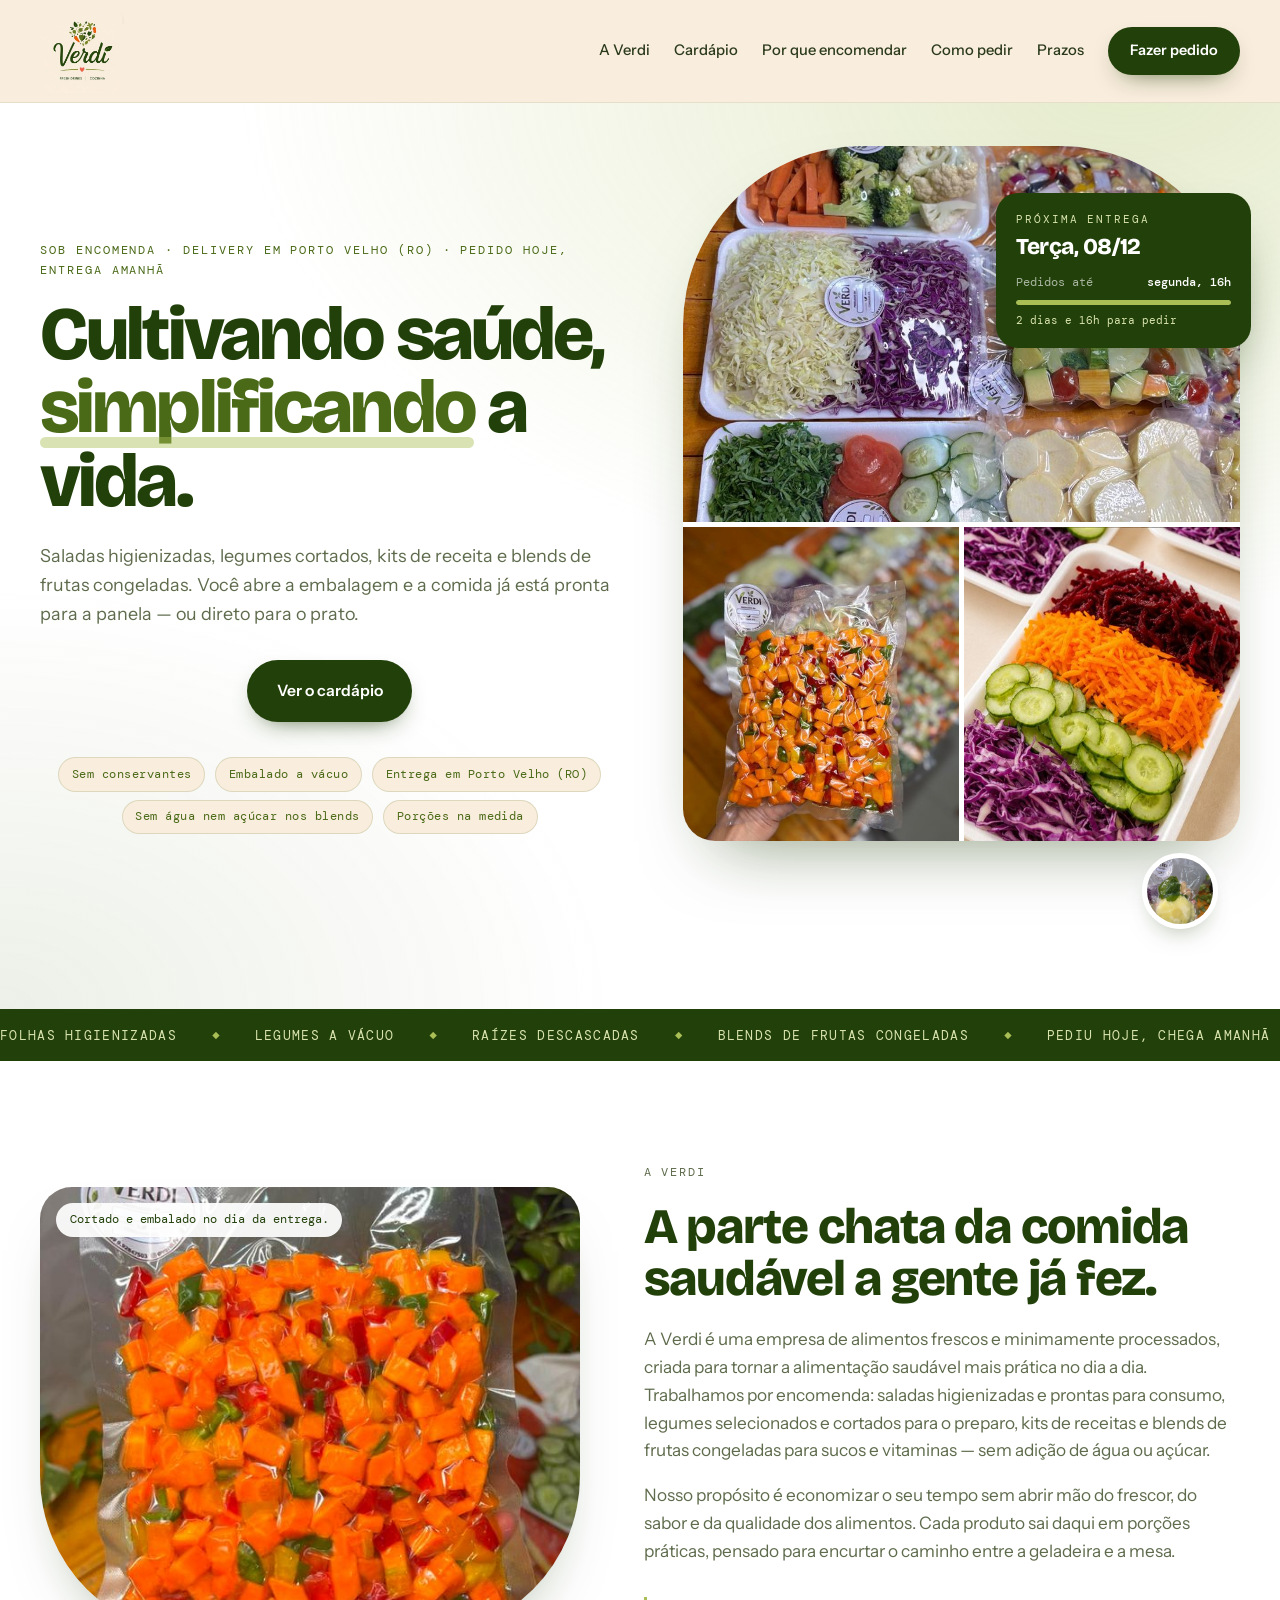
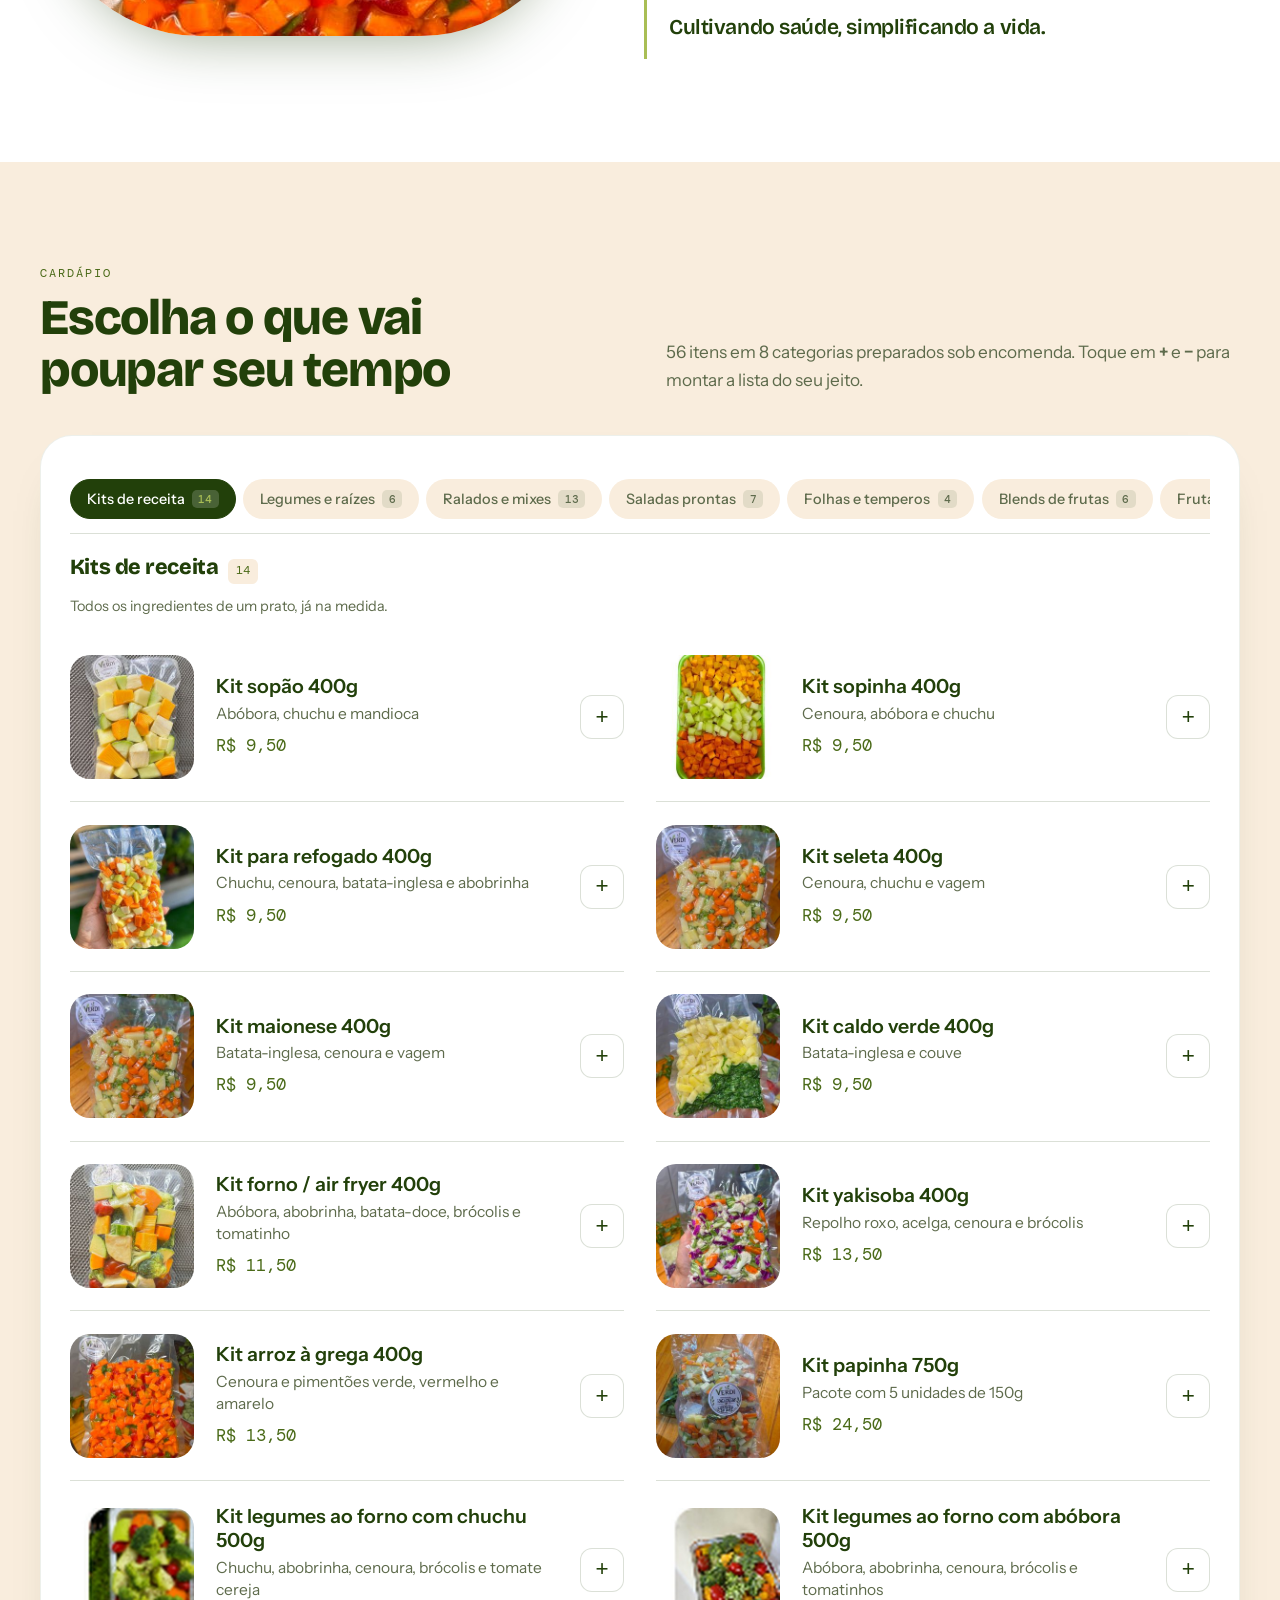
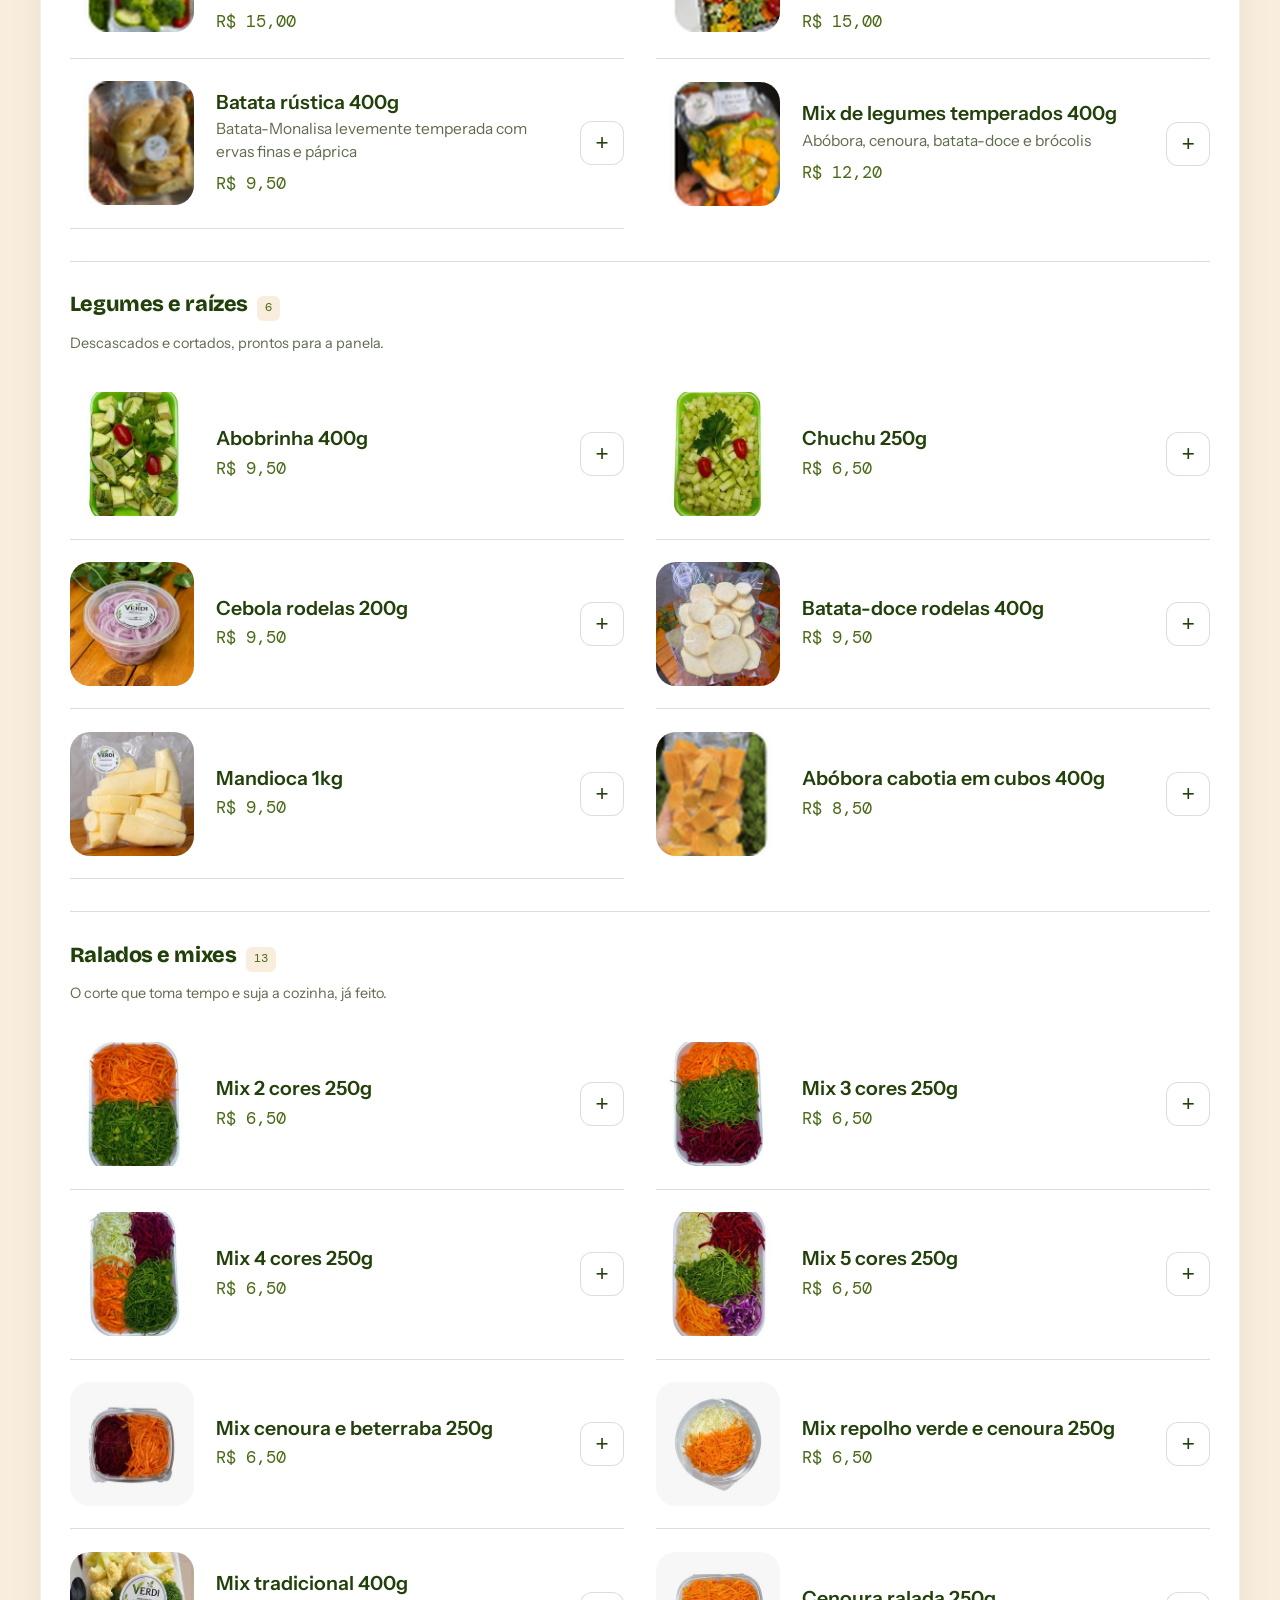
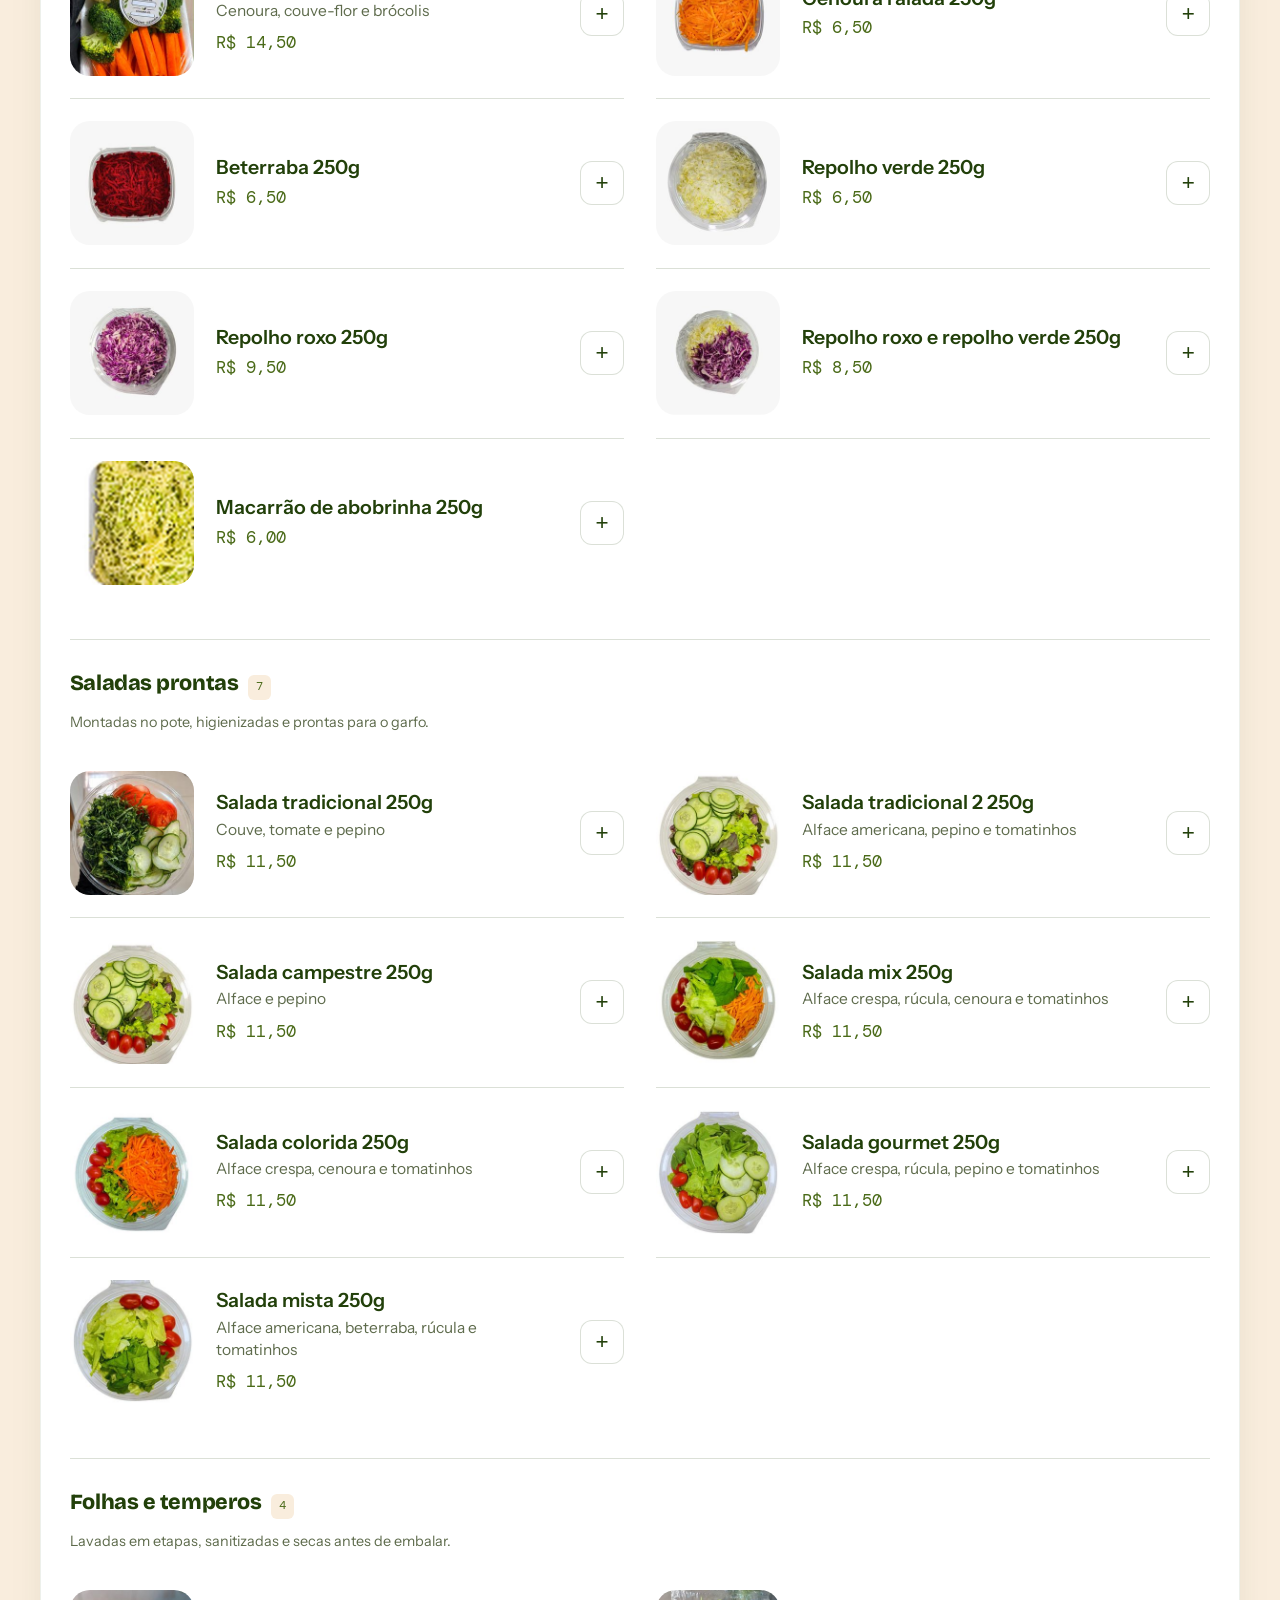
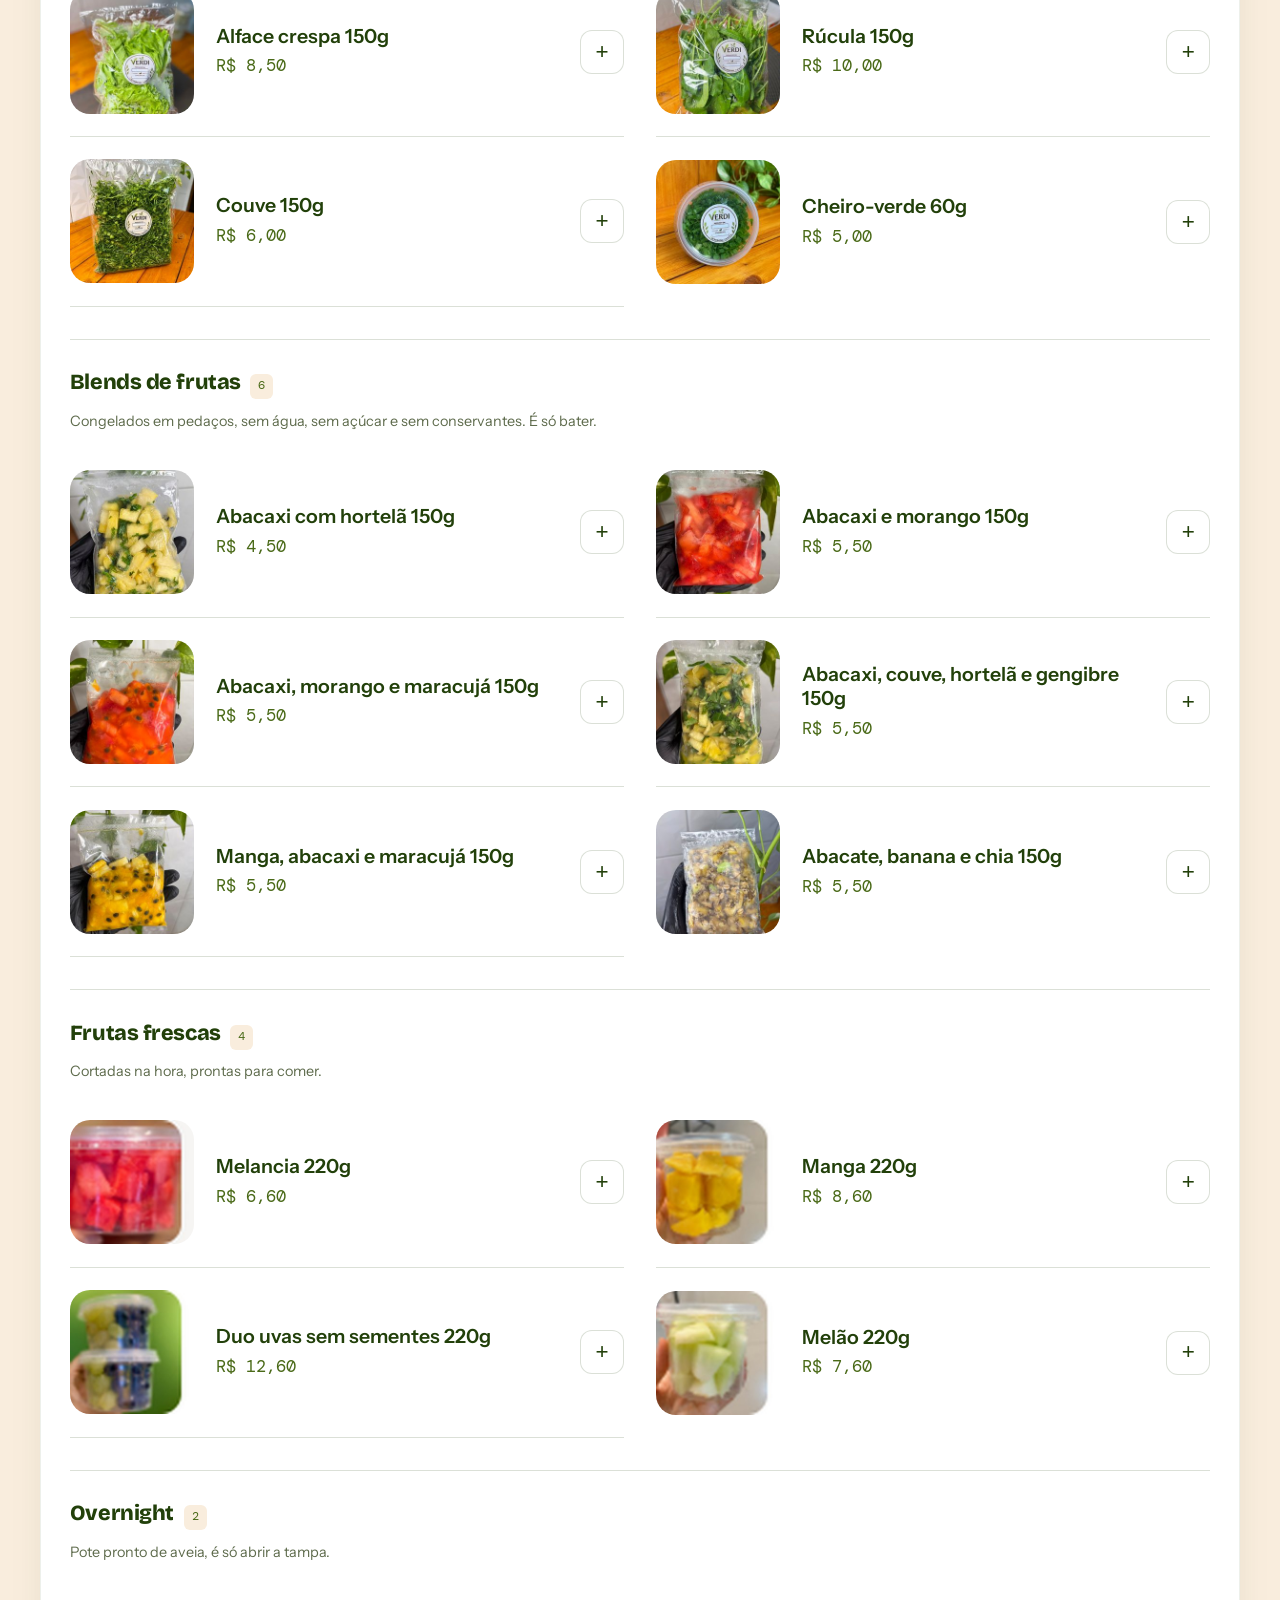
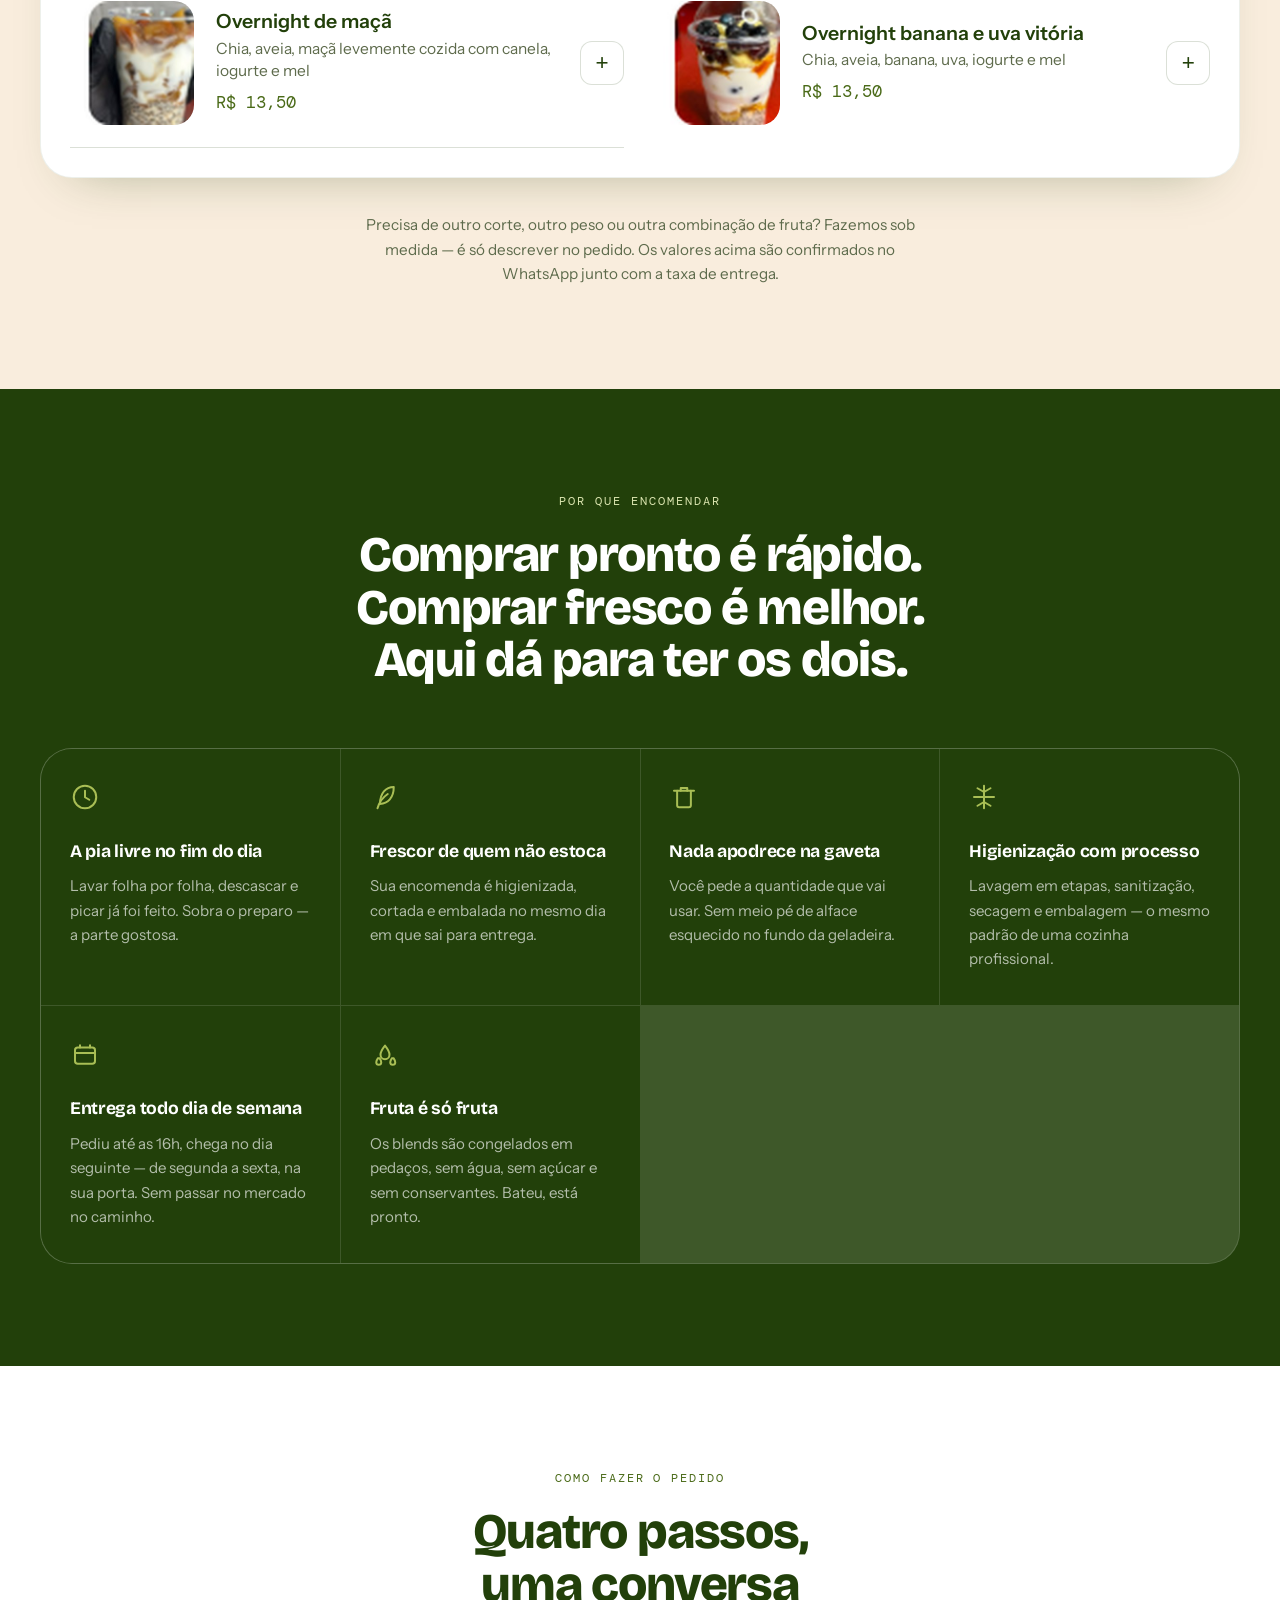
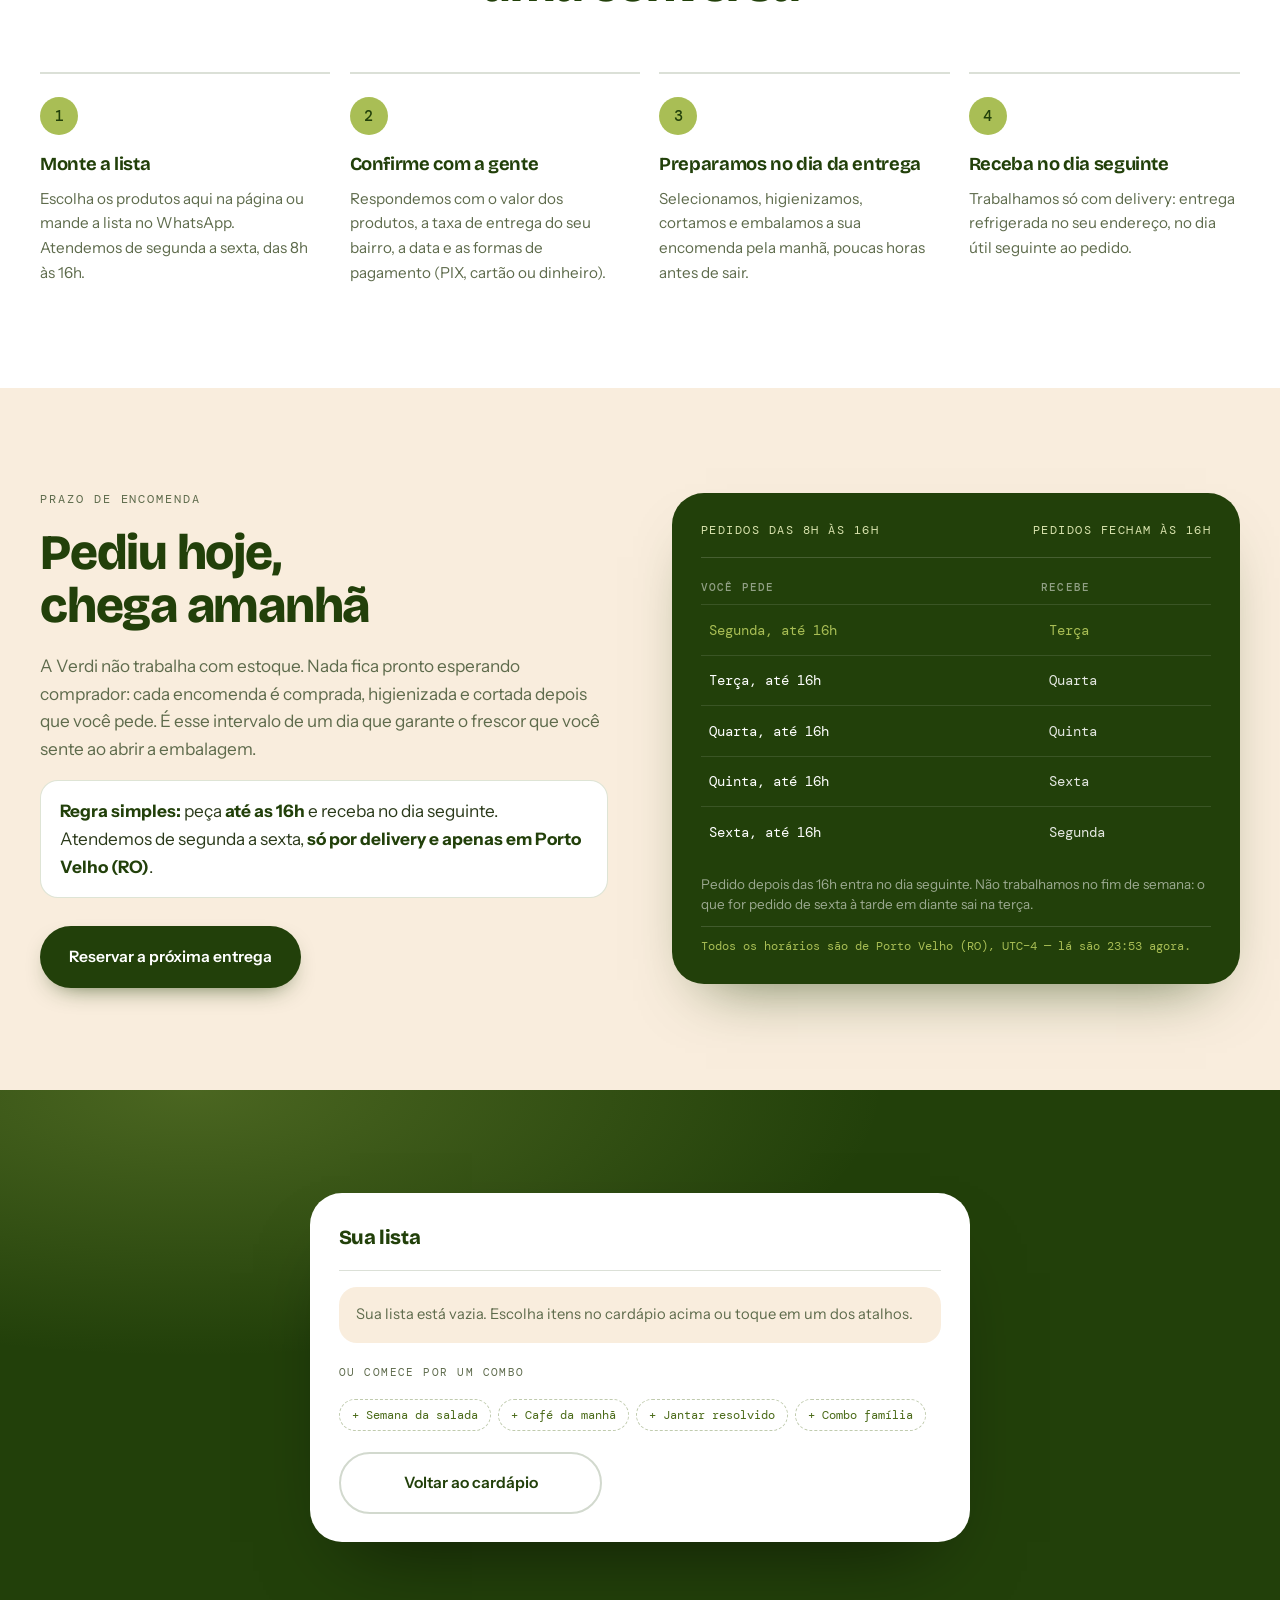
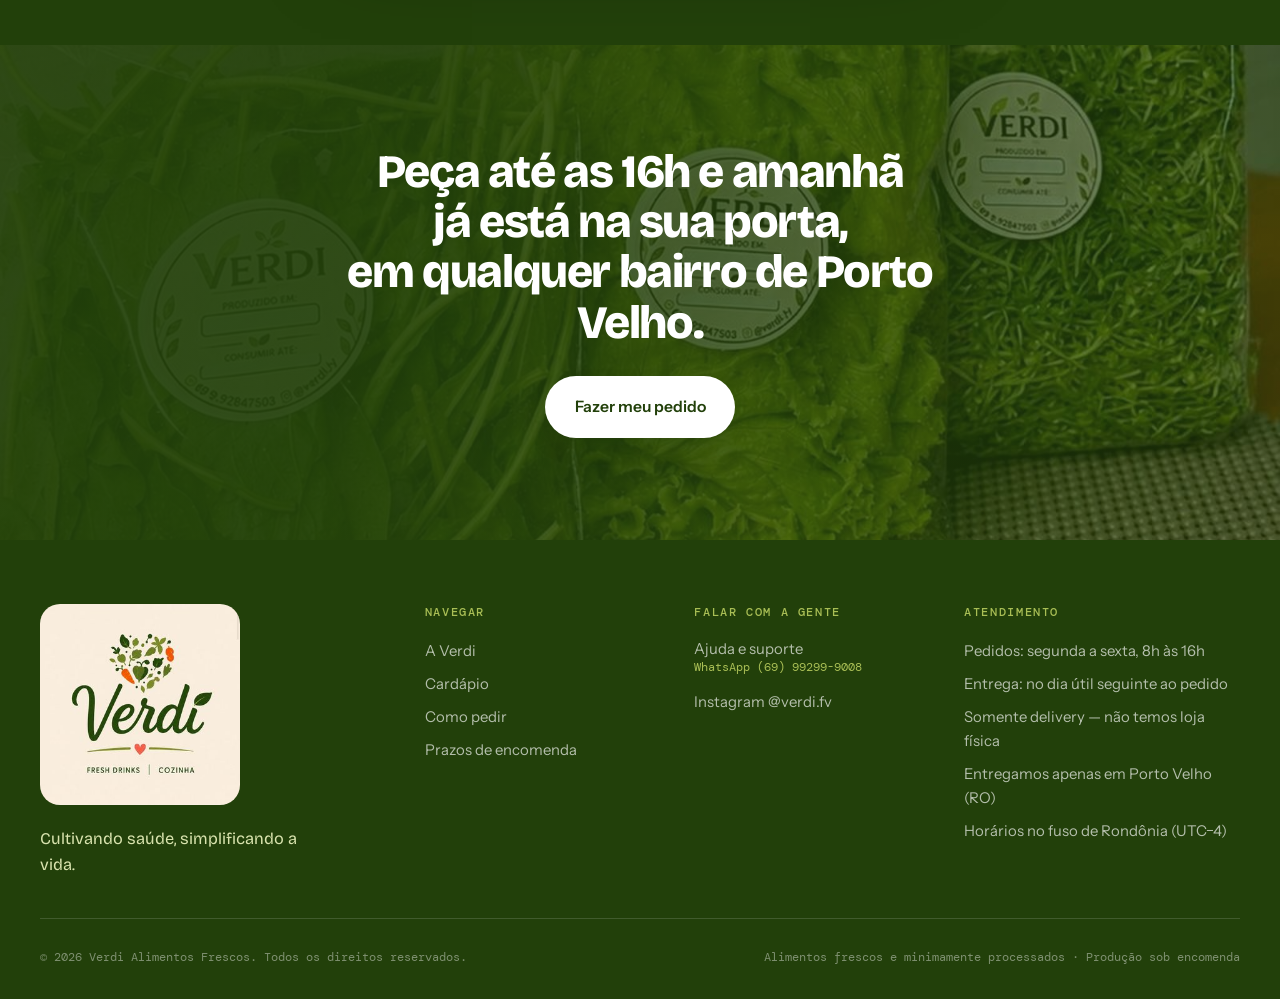
<file: index.html>
<!DOCTYPE html>
<html lang="pt-BR">
<head>
<meta charset="UTF-8">
<meta name="viewport" content="width=device-width, initial-scale=1, viewport-fit=cover">
<title>Verdi — Cultivando saúde, simplificando a vida</title>
<meta name="description" content="Saladas higienizadas, legumes cortados e blends de frutas congeladas, preparados sob encomenda. Entrega em Porto Velho (RO): peça até as 16h e receba no dia seguinte.">
<meta name="theme-color" content="#22400A">

<link rel="canonical" href="https://verdi-landing-page.vercel.app/">

<meta property="og:type" content="website">
<meta property="og:url" content="https://verdi-landing-page.vercel.app/">
<meta property="og:locale" content="pt_BR">
<meta property="og:title" content="Verdi — Cultivando saúde, simplificando a vida">
<meta property="og:description" content="Alimentos frescos e minimamente processados, preparados sob encomenda. Você abre a embalagem e a comida já está pronta.">
<meta property="og:image" content="https://verdi-landing-page.vercel.app/img/og-verdi.jpg">
<meta property="og:image:width" content="1200">
<meta property="og:image:height" content="630">

<meta name="twitter:card" content="summary_large_image">
<meta name="twitter:title" content="Verdi — Cultivando saúde, simplificando a vida">
<meta name="twitter:description" content="Alimentos frescos e minimamente processados, preparados sob encomenda. Você abre a embalagem e a comida já está pronta.">
<meta name="twitter:image" content="https://verdi-landing-page.vercel.app/img/og-verdi.jpg">

<link rel="preconnect" href="https://fonts.googleapis.com">
<link rel="preconnect" href="https://fonts.gstatic.com" crossorigin>
<link href="https://fonts.googleapis.com/css2?family=Bricolage+Grotesque:opsz,wdth,wght@12..96,75..100,400;12..96,75..100,600;12..96,75..100,800&family=Instrument+Sans:ital,wght@0,400;0,500;0,600;1,400&family=DM+Mono:wght@400;500&display=swap" rel="stylesheet">
<link rel="stylesheet" href="css/styles.css">

<link rel="icon" type="image/png" href="img/favicon.png">
<link rel="apple-touch-icon" href="img/icone-ios.png">
</head>
<body>

<a class="pular" href="#produtos">Pular para o cardápio</a>

<!-- ══════════ CABEÇALHO ══════════ -->
<header class="cabecalho" id="cabecalho">
  <div class="env cabecalho__int">
    <a class="marca" href="#topo" aria-label="Verdi — início">
      <img class="marca__logo" src="img/logo-verdi-sm.jpg" alt="Verdi" width="320" height="321">
    </a>

    <nav class="nav" id="nav" aria-label="Navegação principal">
      <a href="#sobre">A Verdi</a>
      <a href="#produtos">Cardápio</a>
      <a href="#beneficios">Por que encomendar</a>
      <a href="#como-pedir">Como pedir</a>
      <a href="#prazos">Prazos</a>
      <a class="btn btn--verde nav__cta" href="#encomenda">Fazer pedido</a>
    </nav>

    <a class="btn btn--pequeno btn--verde cabecalho__cta" href="#encomenda">Fazer pedido</a>

    <button class="menu-btn" id="menu-btn" aria-expanded="false" aria-controls="nav" aria-label="Abrir menu">
      <span></span><span></span><span></span>
    </button>
  </div>
</header>

<main id="topo">

<!-- ══════════ HERO ══════════ -->
<section class="hero">
  <div class="env hero__grade">

    <div class="hero__texto">
      <p class="sobrenome">Sob encomenda · Delivery em Porto Velho (RO) · Pedido hoje, entrega amanhã</p>

      <h1 class="hero__titulo">
        Cultivando saúde,<br>
        <em>simplificando</em> a vida.
      </h1>

      <p class="hero__sub">
        Saladas higienizadas, legumes cortados, kits de receita e blends de frutas
        congeladas. Você abre a embalagem e a comida já está pronta para a panela —
        ou direto para o prato.
      </p>

      <div class="hero__acoes">
        <a class="btn btn--verde" href="#produtos">Ver o cardápio</a>
      </div>

      <ul class="hero__selos">
        <li>Sem conservantes</li>
        <li>Embalado a vácuo</li>
        <li>Entrega em Porto Velho (RO)</li>
        <li>Sem água nem açúcar nos blends</li>
        <li>Porções na medida</li>
      </ul>
    </div>

    <div class="hero__visual">
      <figure class="foto foto--alta foto--grade">
        <img class="foto--grade__principal"
             src="img/hero-grade-1.jpg"
             srcset="img/hero-grade-1-sm.jpg 480w, img/hero-grade-1.jpg 960w"
             sizes="(max-width:1000px) 92vw, 45vw"
             alt="Bandejas de saladas e legumes Verdi cortados, higienizados e embalados a vácuo" width="960" height="1280" fetchpriority="high">
        <img src="img/hero-grade-2.jpg"
             srcset="img/hero-grade-2-sm.jpg 412w, img/hero-grade-2.jpg 825w"
             sizes="(max-width:1000px) 46vw, 22vw"
             alt="Pacote a vácuo de cenoura e pimentão em cubinhos Verdi" width="825" height="1100" loading="lazy">
        <img src="img/hero-grade-3.jpg"
             srcset="img/hero-grade-3-sm.jpg 448w, img/hero-grade-3.jpg 897w"
             sizes="(max-width:1000px) 46vw, 22vw"
             alt="Bandeja de repolho roxo, cenoura, beterraba e pepino ralados Verdi" width="897" height="896" loading="lazy">
      </figure>

      <figure class="foto foto--acento">
        <img src="img/hero-acento.jpg"
             srcset="img/hero-acento-sm.jpg 350w, img/hero-acento.jpg 700w"
             sizes="90px"
             alt="Blend de abacaxi, hortelã e gengibre Verdi" width="700" height="700" loading="lazy">
      </figure>

      <!-- SIGNATURE: painel do próximo lote, calculado ao vivo -->
      <aside class="lote" aria-live="polite">
        <p class="lote__rotulo">Próxima entrega</p>
        <p class="lote__data" id="lote-data">—</p>
        <div class="lote__linha">
          <span>Pedidos até</span>
          <strong id="lote-limite">—</strong>
        </div>
        <div class="lote__barra" role="img" aria-label="Tempo restante para pedir">
          <span id="lote-barra"></span>
        </div>
        <p class="lote__resta" id="lote-resta">Calculando janela de pedidos…</p>
      </aside>
    </div>

  </div>
</section>

<!-- ══════════ TARJA ══════════ -->
<div class="tarja" aria-hidden="true">
  <div class="tarja__trilho">
    <span>Folhas higienizadas</span><i>◆</i>
    <span>Legumes a vácuo</span><i>◆</i>
    <span>Raízes descascadas</span><i>◆</i>
    <span>Blends de frutas congeladas</span><i>◆</i>
    <span>Pediu hoje, chega amanhã</span><i>◆</i>
    <span>Folhas higienizadas</span><i>◆</i>
    <span>Legumes a vácuo</span><i>◆</i>
    <span>Raízes descascadas</span><i>◆</i>
    <span>Blends de frutas congeladas</span><i>◆</i>
    <span>Pediu hoje, chega amanhã</span><i>◆</i>
  </div>
</div>

<!-- ══════════ SOBRE ══════════ -->
<section class="secao sobre" id="sobre">
  <div class="env sobre__grade">

    <figure class="foto foto--larga revelar">
      <img src="img/sobre-bancada.jpg"
           srcset="img/sobre-bancada-sm.jpg 600w, img/sobre-bancada.jpg 1200w"
           sizes="(max-width:1000px) 92vw, 45vw"
           alt="Pacote a vácuo de cenoura e pimentão em cubinhos sobre a bancada de preparo" width="1200" height="1000" loading="lazy">
      <figcaption>Cortado e embalado no dia da entrega.</figcaption>
    </figure>

    <div class="sobre__texto revelar">
      <p class="sobrenome">A Verdi</p>
      <h2 class="titulo">A parte chata da comida saudável a gente já fez.</h2>

      <p>
        A Verdi é uma empresa de alimentos frescos e minimamente processados,
        criada para tornar a alimentação saudável mais prática no dia a dia.
        Trabalhamos por encomenda: saladas higienizadas e prontas para consumo,
        legumes selecionados e cortados para o preparo, kits de receitas e blends
        de frutas congeladas para sucos e vitaminas — sem adição de água ou açúcar.
      </p>

      <p>
        Nosso propósito é economizar o seu tempo sem abrir mão do frescor, do sabor
        e da qualidade dos alimentos. Cada produto sai daqui em porções práticas,
        pensado para encurtar o caminho entre a geladeira e a mesa.
      </p>

      <blockquote class="lema">
        Cultivando saúde, simplificando a vida.
      </blockquote>
    </div>

  </div>
</section>

<!-- ══════════ PRODUTOS ══════════ -->
<section class="secao secao--creme" id="produtos">
  <div class="env">
    <header class="secao__topo secao__topo--lado">
      <div class="secao__topo-titulo">
        <p class="sobrenome">Cardápio</p>
        <h2 class="titulo">Escolha o que vai poupar seu tempo</h2>
      </div>
      <p class="secao__lead">
        <span id="cardapio-total">56 itens em 8 categorias</span> preparados sob encomenda.
        Toque em <strong>+</strong> e <strong>−</strong> para montar a lista do seu jeito.
      </p>
    </header>

    <div class="cardapio">
      <div class="cardapio__abas" role="tablist" aria-label="Categorias do cardápio" id="cardapio-abas"></div>
      <div class="cardapio__lista" id="cardapio-lista"></div>
    </div>

    <p class="produtos__nota revelar">
      Precisa de outro corte, outro peso ou outra combinação de fruta?
      Fazemos sob medida — é só descrever no pedido. Os valores acima são
      confirmados no WhatsApp junto com a taxa de entrega.
    </p>

  </div>
</section>

<!-- ══════════ BENEFÍCIOS ══════════ -->
<section class="secao secao--escura" id="beneficios">
  <div class="env">
    <header class="secao__topo secao__topo--claro revelar">
      <p class="sobrenome sobrenome--claro">Por que encomendar</p>
      <h2 class="titulo titulo--claro">Comprar pronto é rápido. Comprar fresco é melhor.<br>Aqui dá para ter os dois.</h2>
    </header>

    <ul class="beneficios">
      <li class="beneficio revelar">
        <svg viewBox="0 0 24 24" aria-hidden="true"><circle cx="12" cy="12" r="9"/><path d="M12 7v5.2l3.4 2"/></svg>
        <h3>A pia livre no fim do dia</h3>
        <p>Lavar folha por folha, descascar e picar já foi feito. Sobra o preparo — a parte gostosa.</p>
      </li>
      <li class="beneficio revelar">
        <svg viewBox="0 0 24 24" aria-hidden="true"><path d="M19 4c0 8.5-4.7 13.5-11 13.5C8 9 12.7 4 19 4Z"/><path d="M6 21c1.4-5 4.2-8.7 8.2-11.4"/></svg>
        <h3>Frescor de quem não estoca</h3>
        <p>Sua encomenda é higienizada, cortada e embalada no mesmo dia em que sai para entrega.</p>
      </li>
      <li class="beneficio revelar">
        <svg viewBox="0 0 24 24" aria-hidden="true"><path d="M4 7h16"/><path d="M6.5 7v11.5a1.6 1.6 0 0 0 1.6 1.6h7.8a1.6 1.6 0 0 0 1.6-1.6V7"/><path d="M9.4 7V4.8h5.2V7"/></svg>
        <h3>Nada apodrece na gaveta</h3>
        <p>Você pede a quantidade que vai usar. Sem meio pé de alface esquecido no fundo da geladeira.</p>
      </li>
      <li class="beneficio revelar">
        <svg viewBox="0 0 24 24" aria-hidden="true"><path d="M12 3v18"/><path d="M12 8 6.8 5M12 8l5.2-3M12 16l-5.2 3M12 16l5.2 3"/><path d="M4 12h16"/></svg>
        <h3>Higienização com processo</h3>
        <p>Lavagem em etapas, sanitização, secagem e embalagem — o mesmo padrão de uma cozinha profissional.</p>
      </li>
      <li class="beneficio revelar">
        <svg viewBox="0 0 24 24" aria-hidden="true"><rect x="4" y="6" width="16" height="13" rx="2.2"/><path d="M8 6V4.2M16 6V4.2M4 10.4h16"/></svg>
        <h3>Entrega todo dia de semana</h3>
        <p>Pediu até as 16h, chega no dia seguinte — de segunda a sexta, na sua porta. Sem passar no mercado no caminho.</p>
      </li>
      <li class="beneficio revelar">
        <svg viewBox="0 0 24 24" aria-hidden="true"><path d="M12 4.5c2.4 3 3.6 5.4 3.6 7.2a3.6 3.6 0 0 1-7.2 0c0-1.8 1.2-4.2 3.6-7.2Z"/><path d="M6.4 14.5c-.9 1.3-1.4 2.4-1.4 3.2a2 2 0 0 0 4 0c0-.8-.5-1.9-1.4-3.2ZM17.6 14.5c-.9 1.3-1.4 2.4-1.4 3.2a2 2 0 0 0 4 0c0-.8-.5-1.9-1.4-3.2Z"/></svg>
        <h3>Fruta é só fruta</h3>
        <p>Os blends são congelados em pedaços, sem água, sem açúcar e sem conservantes. Bateu, está pronto.</p>
      </li>
    </ul>
  </div>
</section>

<!-- ══════════ COMO PEDIR ══════════ -->
<section class="secao" id="como-pedir">
  <div class="env">
    <header class="secao__topo revelar">
      <p class="sobrenome">Como fazer o pedido</p>
      <h2 class="titulo">Quatro passos, uma conversa</h2>
    </header>

    <ol class="passos">
      <li class="passo revelar">
        <span class="passo__num">1</span>
        <h3>Monte a lista</h3>
        <p>Escolha os produtos aqui na página ou mande a lista no WhatsApp. Atendemos de segunda a sexta, das 8h às 16h.</p>
      </li>
      <li class="passo revelar">
        <span class="passo__num">2</span>
        <h3>Confirme com a gente</h3>
        <p>Respondemos com o valor dos produtos, a taxa de entrega do seu bairro, a data e as formas de pagamento (PIX, cartão ou dinheiro).</p>
      </li>
      <li class="passo revelar">
        <span class="passo__num">3</span>
        <h3>Preparamos no dia da entrega</h3>
        <p>Selecionamos, higienizamos, cortamos e embalamos a sua encomenda pela manhã, poucas horas antes de sair.</p>
      </li>
      <li class="passo revelar">
        <span class="passo__num">4</span>
        <h3>Receba no dia seguinte</h3>
        <p>Trabalhamos só com delivery: entrega refrigerada no seu endereço, no dia útil seguinte ao pedido.</p>
      </li>
    </ol>
  </div>
</section>

<!-- ══════════ PRAZOS ══════════ -->
<section class="secao secao--creme" id="prazos">
  <div class="env prazos__grade">

    <div class="prazos__texto revelar">
      <p class="sobrenome">Prazo de encomenda</p>
      <h2 class="titulo">Pediu hoje, chega amanhã</h2>
      <p>
        A Verdi não trabalha com estoque. Nada fica pronto esperando comprador:
        cada encomenda é comprada, higienizada e cortada depois que você pede.
        É esse intervalo de um dia que garante o frescor que você sente ao abrir
        a embalagem.
      </p>
      <p class="prazos__regra">
        <strong>Regra simples:</strong> peça <strong>até as 16h</strong> e receba
        no dia seguinte. Atendemos de segunda a sexta, <strong>só por delivery
        e apenas em Porto Velho (RO)</strong>.
      </p>
      <a class="btn btn--verde" href="#encomenda">Reservar a próxima entrega</a>
    </div>

    <div class="quadro revelar">
      <div class="quadro__topo">
        <span>Pedidos das 8h às 16h</span>
        <span id="quadro-semana">—</span>
      </div>
      <table class="quadro__tabela">
        <caption class="oculto">Dia do pedido e dia da entrega correspondente</caption>
        <thead>
          <tr><th scope="col">Você pede</th><th scope="col">Recebe</th></tr>
        </thead>
        <tbody id="quadro-corpo">
          <tr data-dia="1"><td>Segunda, até 16h</td><td>Terça</td></tr>
          <tr data-dia="2"><td>Terça, até 16h</td><td>Quarta</td></tr>
          <tr data-dia="3"><td>Quarta, até 16h</td><td>Quinta</td></tr>
          <tr data-dia="4"><td>Quinta, até 16h</td><td>Sexta</td></tr>
          <tr data-dia="5"><td>Sexta, até 16h</td><td>Segunda</td></tr>
        </tbody>
      </table>
      <p class="quadro__rodape">
        Pedido depois das 16h entra no dia seguinte. Não trabalhamos no fim de
        semana: o que for pedido de sexta à tarde em diante sai na terça.
        <span class="quadro__fuso" id="quadro-fuso" hidden></span>
      </p>
    </div>

  </div>
</section>

<!-- ══════════ ENCOMENDA — DOIS PASSOS ══════════ -->
<section class="secao encomenda" id="encomenda">
  <div class="env">

    <h2 class="oculto">Fechar pedido</h2>

    <!-- ── Passo 1: os itens ── -->
    <div class="painel" id="painel-1">
      <div class="carrinho">
        <div class="carrinho__topo">
          <h3>Sua lista</h3>
          <button class="carrinho__limpar" id="limpar" type="button">Limpar</button>
        </div>

        <p class="carrinho__restaurado" id="carrinho-restaurado" hidden>
          <svg viewBox="0 0 24 24" aria-hidden="true"><path d="M12 8v4.4l3 1.8"/><path d="M3.6 12a8.4 8.4 0 1 0 2.5-6"/><path d="M3.4 5.2V10h4.8"/></svg>
          <span>Retomamos a lista que você montou por aqui. Os preços são os de hoje.</span>
        </p>

        <ul class="carrinho__itens" id="carrinho-itens"></ul>

        <p class="carrinho__vazio" id="carrinho-vazio">
          Sua lista está vazia. Escolha itens no cardápio acima ou toque em um dos atalhos.
        </p>

        <div class="carrinho__soma" id="carrinho-soma" hidden>
          <div class="carrinho__linha">
            <span>Subtotal dos produtos</span>
            <strong id="carrinho-subtotal">R$ 0,00</strong>
          </div>
          <div class="carrinho__linha carrinho__linha--suave">
            <span>Taxa de entrega</span>
            <strong>a combinar</strong>
          </div>
        </div>

        <p class="atalhos__rotulo">Ou comece por um combo</p>
        <div class="atalhos" id="atalhos"></div>

        <div class="painel__acoes">
          <a class="btn btn--vazado btn--claro" href="#produtos">Voltar ao cardápio</a>
          <button class="btn btn--broto" id="ir-entrega" type="button">
            Continuar para a entrega
          </button>
        </div>
      </div>
    </div>

    <!-- ── Depois do envio ── -->
    <div class="painel painel--enviado" id="painel-enviado" hidden>
      <div class="enviado">
        <span class="enviado__marca" aria-hidden="true"></span>
        <h3 class="enviado__titulo">Pedido enviado</h3>
        <p class="enviado__texto">
          Abrimos o WhatsApp com a sua lista escrita. <strong>Toque em enviar
          na conversa</strong> — o pedido só chega à Verdi depois disso. A gente
          responde com o total, a taxa de entrega e a forma de pagamento.
        </p>
        <div class="enviado__acoes">
          <a class="btn btn--zap" id="reenviar" href="#" target="_blank" rel="noopener">
            A conversa não abriu? Tentar de novo
          </a>
          <button class="btn btn--vazado btn--claro" id="novo-pedido" type="button">Montar outro pedido</button>
        </div>
      </div>
    </div>

    <!-- ── Passo 2: entrega e contato ── -->
    <div class="painel painel--duplo" id="painel-2" hidden>

      <div class="painel__campos">
        <div class="entrega-opcoes" role="group" aria-label="Escolha a entrega">
          <p class="campo__rotulo">Entrega desejada</p>
          <div class="entrega-opcoes__lista" id="entrega-opcoes"></div>
        </div>

        <div class="campo">
          <label class="campo__rotulo" for="cliente-nome">Seu nome</label>
          <input class="campo__entrada" type="text" id="cliente-nome" placeholder="Como devemos te chamar?" autocomplete="name" required aria-required="true">
        </div>

        <fieldset class="campo campo--grupo">
          <legend class="campo__rotulo">Endereço de entrega</legend>
          <div class="campo__grupo-itens">
            <div class="campo__item">
              <input class="campo__entrada" type="text" id="cliente-rua" placeholder="Rua / Avenida" autocomplete="street-address" required aria-required="true">
            </div>
            <div class="campo__item">
              <input class="campo__entrada" type="text" id="cliente-numero" placeholder="Número" required aria-required="true">
            </div>
            <div class="campo__item">
              <input class="campo__entrada" type="text" id="cliente-bairro" placeholder="Bairro" required aria-required="true">
            </div>
          </div>
        </fieldset>

        <div class="campo">
          <label class="campo__rotulo" for="cliente-obs">Observações</label>
          <textarea class="campo__entrada" id="cliente-obs" rows="1" placeholder="Ex.: cenoura em rodelas finas" style="min-height:44px;"></textarea>
        </div>
      </div>

      <aside class="conferencia">
        <div class="conferencia__resumo">
          <div>
            <p class="conferencia__rotulo">Sua lista</p>
            <p class="conferencia__valor" id="resumo-itens">—</p>
          </div>
          <button class="conferencia__editar" type="button" data-ir="1">Editar</button>
        </div>

        <div class="conferencia__itens-container" id="conferencia-itens-container">
          <ul class="conferencia__itens" id="conferencia-itens"></ul>
        </div>

        <a class="btn btn--zap" id="botao-zap" href="#" target="_blank" rel="noopener">
          <svg viewBox="0 0 24 24" aria-hidden="true"><path d="M12.04 2A9.9 9.9 0 0 0 2.1 11.9c0 1.75.46 3.46 1.34 4.97L2 22l5.28-1.38a9.9 9.9 0 0 0 4.76 1.21h.01a9.9 9.9 0 0 0 9.94-9.9A9.9 9.9 0 0 0 12.04 2Zm5.8 14.06c-.24.69-1.42 1.32-1.96 1.37-.5.05-.98.23-3.3-.69-2.78-1.1-4.55-3.94-4.69-4.12-.14-.19-1.12-1.5-1.12-2.85 0-1.36.71-2.02.96-2.3.25-.27.55-.34.73-.34.18 0 .37 0 .53.01.17.01.4-.06.62.48.24.55.8 1.9.87 2.04.07.14.12.3.02.49-.1.18-.15.3-.29.46-.14.16-.3.36-.43.49-.14.14-.29.29-.13.57.17.27.74 1.22 1.59 1.98 1.09.97 2.01 1.27 2.29 1.41.28.14.44.12.61-.07.16-.19.7-.82.88-1.1.19-.28.37-.23.62-.14.25.09 1.6.75 1.87.89.28.13.46.2.53.31.07.11.07.65-.17 1.34Z"/></svg>
          Enviar pedido no WhatsApp
        </a>

        <p class="carrinho__nota">
          Abre uma conversa com a Verdi já com a lista e o endereço escritos.
          Você ainda pode editar tudo antes de mandar.
        </p>
      </aside>
    </div>

  </div>
</section>

<!-- ══════════ FAIXA FINAL ══════════ -->
<section class="faixa">
  <img class="faixa__foto" src="img/faixa-entrega.jpg"
       srcset="img/faixa-entrega-sm.jpg 800w, img/faixa-entrega.jpg 1600w"
       sizes="100vw"
       alt="Pacotes de folhas higienizadas da Verdi prontos para entrega" loading="lazy">
  <div class="faixa__conteudo env">
    <h2 class="faixa__titulo">Peça até as 16h e amanhã já está na sua porta,<br>em qualquer bairro de Porto Velho.</h2>
    <a class="btn btn--verde" href="#encomenda">Fazer meu pedido</a>
  </div>
</section>

</main>

<!-- ══════════ RODAPÉ ══════════ -->
<footer class="rodape">
  <div class="env rodape__grade">

    <div class="rodape__marca">
      <a class="selo" href="#topo" aria-label="Verdi — início">
        <img src="img/logo-verdi-sm.jpg"
             srcset="img/logo-verdi-sm.jpg 320w, img/logo-verdi.jpg 720w"
             sizes="200px"
             alt="Verdi — fresh drinks e cozinha" width="320" height="321" loading="lazy">
      </a>
      <p class="rodape__lema">Cultivando saúde, simplificando a vida.</p>
    </div>

    <div class="rodape__bloco">
      <h3>Navegar</h3>
      <a href="#sobre">A Verdi</a>
      <a href="#produtos">Cardápio</a>
      <a href="#como-pedir">Como pedir</a>
      <a href="#prazos">Prazos de encomenda</a>
    </div>

    <div class="rodape__bloco">
      <h3>Falar com a gente</h3>
      <a id="rodape-zap" href="#" target="_blank" rel="noopener">
        Ajuda e suporte
        <span>WhatsApp (69) 99299-9008</span>
      </a>
      <a href="https://www.instagram.com/verdi.fv" target="_blank" rel="noopener">Instagram @verdi.fv</a>
    </div>

    <div class="rodape__bloco">
      <h3>Atendimento</h3>
      <p>Pedidos: segunda a sexta, 8h às 16h</p>
      <p>Entrega: no dia útil seguinte ao pedido</p>
      <p>Somente delivery — não temos loja física</p>
      <p>Entregamos apenas em Porto Velho (RO)</p>
      <p>Horários no fuso de Rondônia (UTC−4)</p>
    </div>

  </div>

  <div class="env rodape__base">
    <p>© <span id="ano">2026</span> Verdi Alimentos Frescos. Todos os direitos reservados.</p>
    <p>Alimentos frescos e minimamente processados · Produção sob encomenda</p>
  </div>
</footer>

<div class="barra-pedido" id="barra-pedido" hidden>
  <div class="barra-pedido__info">
    <strong id="barra-qtd">0 itens</strong>
    <span id="barra-entrega">—</span>
  </div>
  <button class="barra-pedido__editar" id="barra-editar" type="button">Editar</button>
  <a class="barra-pedido__btn" id="barra-btn" href="#encomenda" aria-live="polite"><svg class="barra-pedido__zap" viewBox="0 0 24 24" width="18" height="18" fill="#FFFFFF" aria-hidden="true" focusable="false"><path d="M12.04 2A9.9 9.9 0 0 0 2.1 11.9c0 1.75.46 3.46 1.34 4.97L2 22l5.28-1.38a9.9 9.9 0 0 0 4.76 1.21h.01a9.9 9.9 0 0 0 9.94-9.9A9.9 9.9 0 0 0 12.04 2Zm5.8 14.06c-.24.69-1.42 1.32-1.96 1.37-.5.05-.98.23-3.3-.69-2.78-1.1-4.55-3.94-4.69-4.12-.14-.19-1.12-1.5-1.12-2.85 0-1.36.71-2.02.96-2.3.25-.27.55-.34.73-.34.18 0 .37 0 .53.01.17.01.4-.06.62.48.24.55.8 1.9.87 2.04.07.14.12.3.02.49-.1.18-.15.3-.29.46-.14.16-.3.36-.43.49-.14.14-.29.29-.13.57.17.27.74 1.22 1.59 1.98 1.09.97 2.01 1.27 2.29 1.41.28.14.44.12.61-.07.16-.19.7-.82.88-1.1.19-.28.37-.23.62-.14.25.09 1.6.75 1.87.89.28.13.46.2.53.31.07.11.07.65-.17 1.34Z"/></svg><span id="barra-btn-texto">Fechar pedido</span></a>
</div>

<div class="flutuante" id="flutuante">
  <a class="atalho-cardapio" id="atalho-cardapio" href="#produtos">
    <svg class="atalho-cardapio__icone" viewBox="0 0 24 24" aria-hidden="true"><path d="M5 6h14M5 12h14M5 18h9" stroke="currentColor" stroke-width="2" stroke-linecap="round" fill="none"/><circle cx="18.5" cy="18" r="3.2" fill="currentColor"/><path d="M18.5 16.6v2.8M17.1 18h2.8" stroke="#22400A" stroke-width="1.4" stroke-linecap="round"/></svg>
    <span class="atalho-cardapio__texto">Montar pedido</span>
    <span class="atalho-cardapio__cont" id="zap-cont" hidden>0</span>
  </a>
</div>

<script src="js/cardapio.js"></script>
<script src="js/main.js"></script>
</body>
</html>
</file>
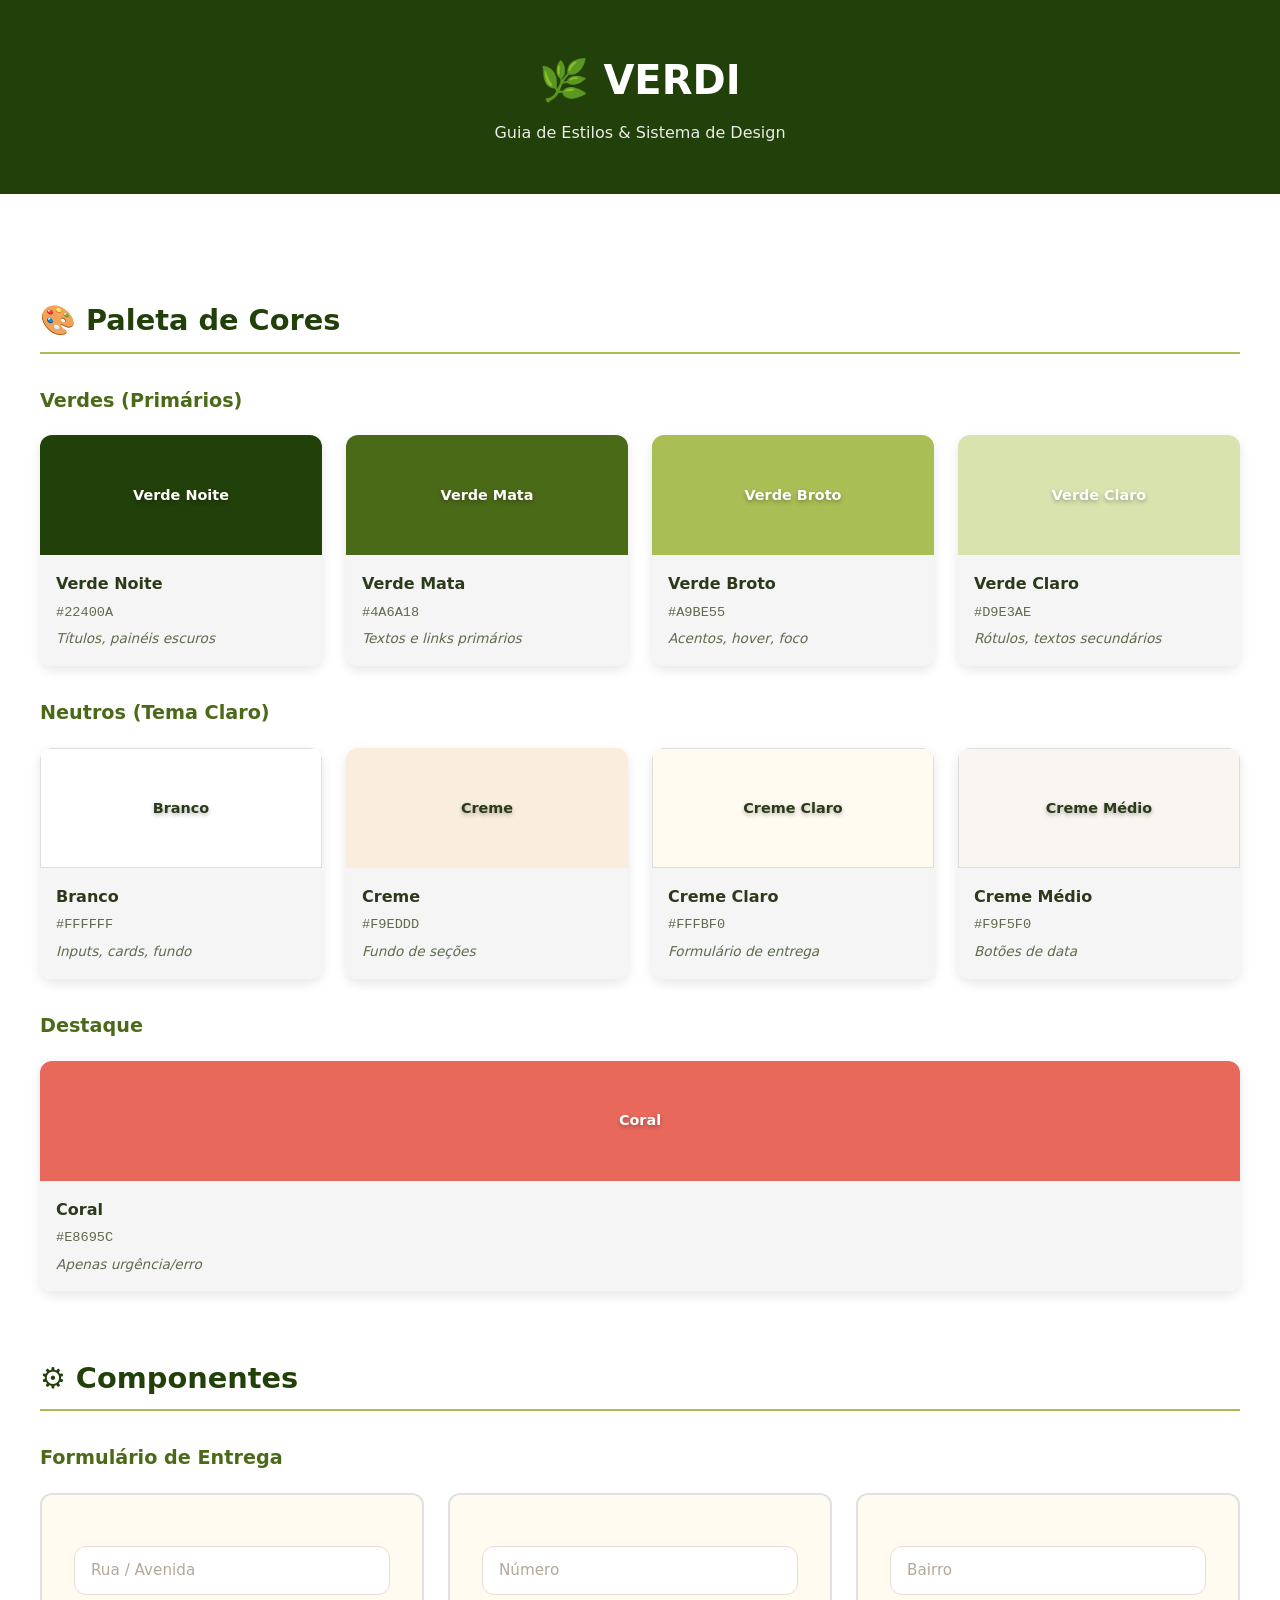
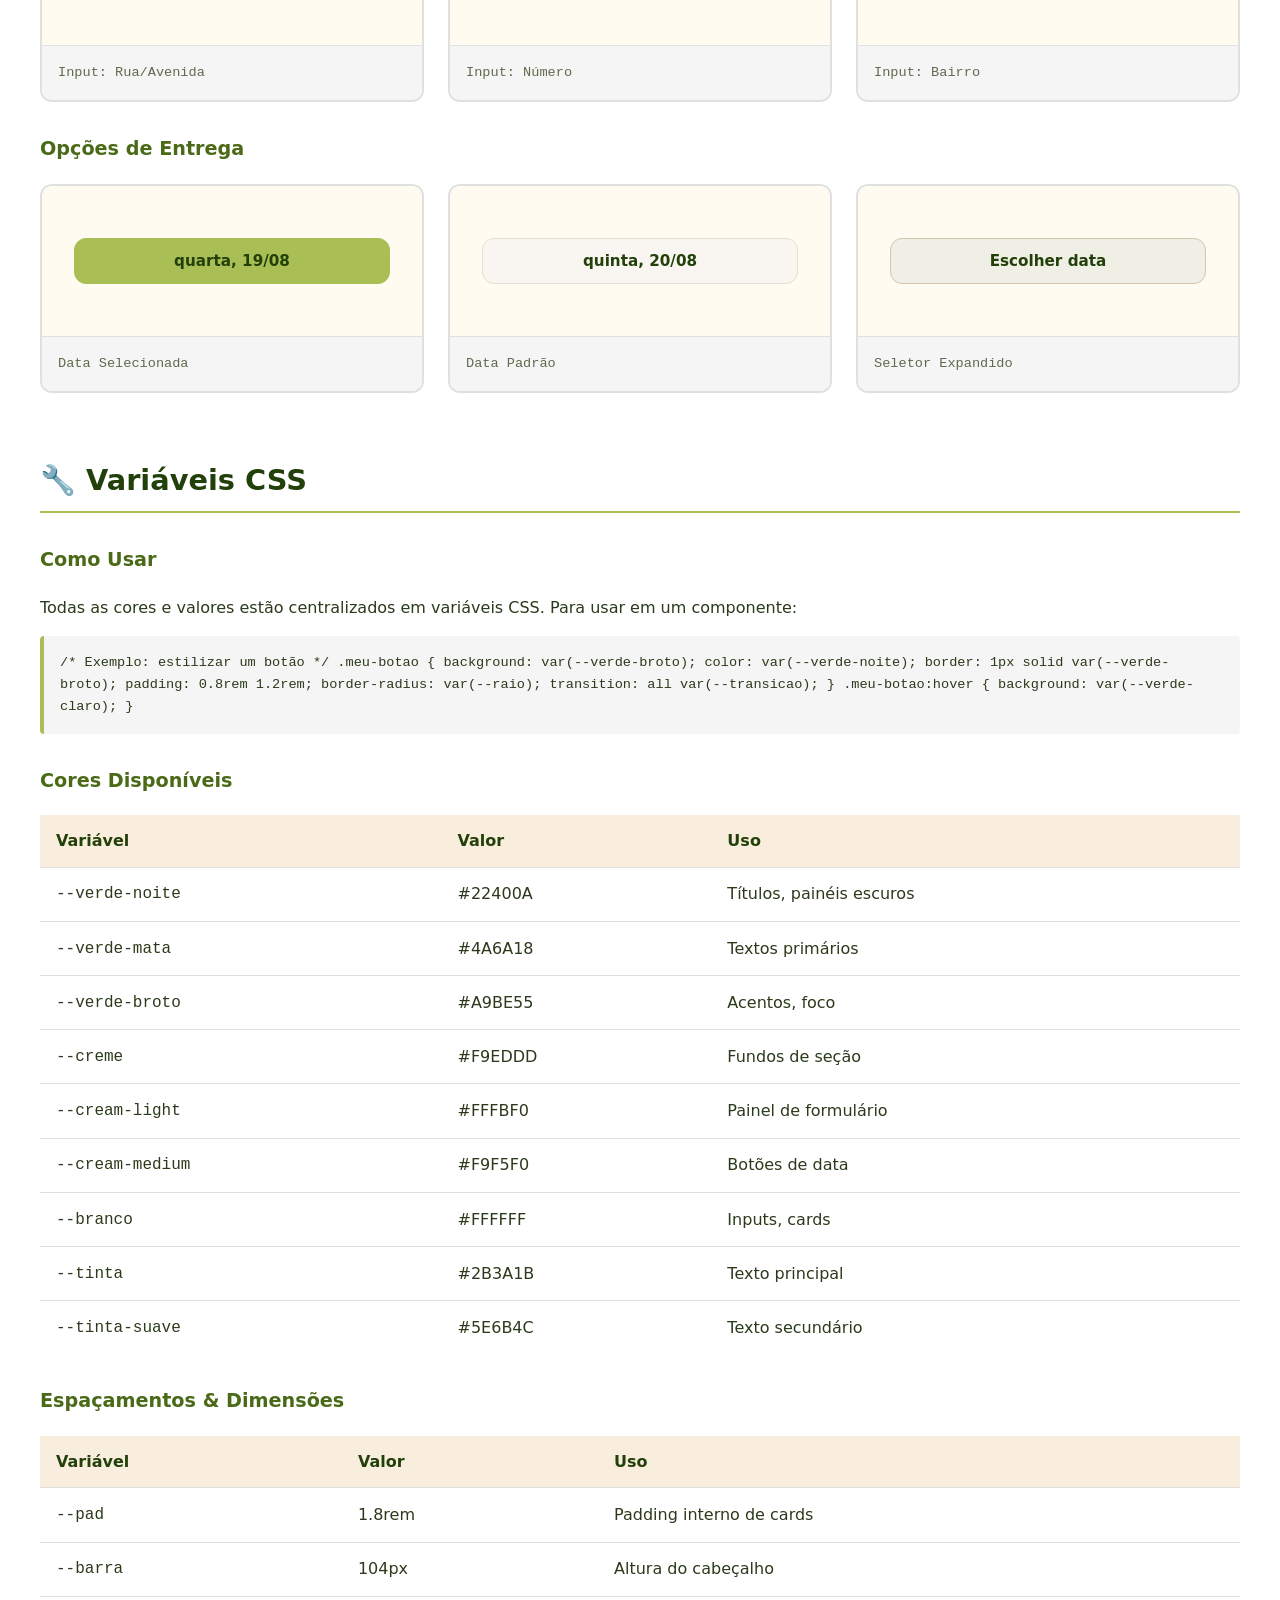
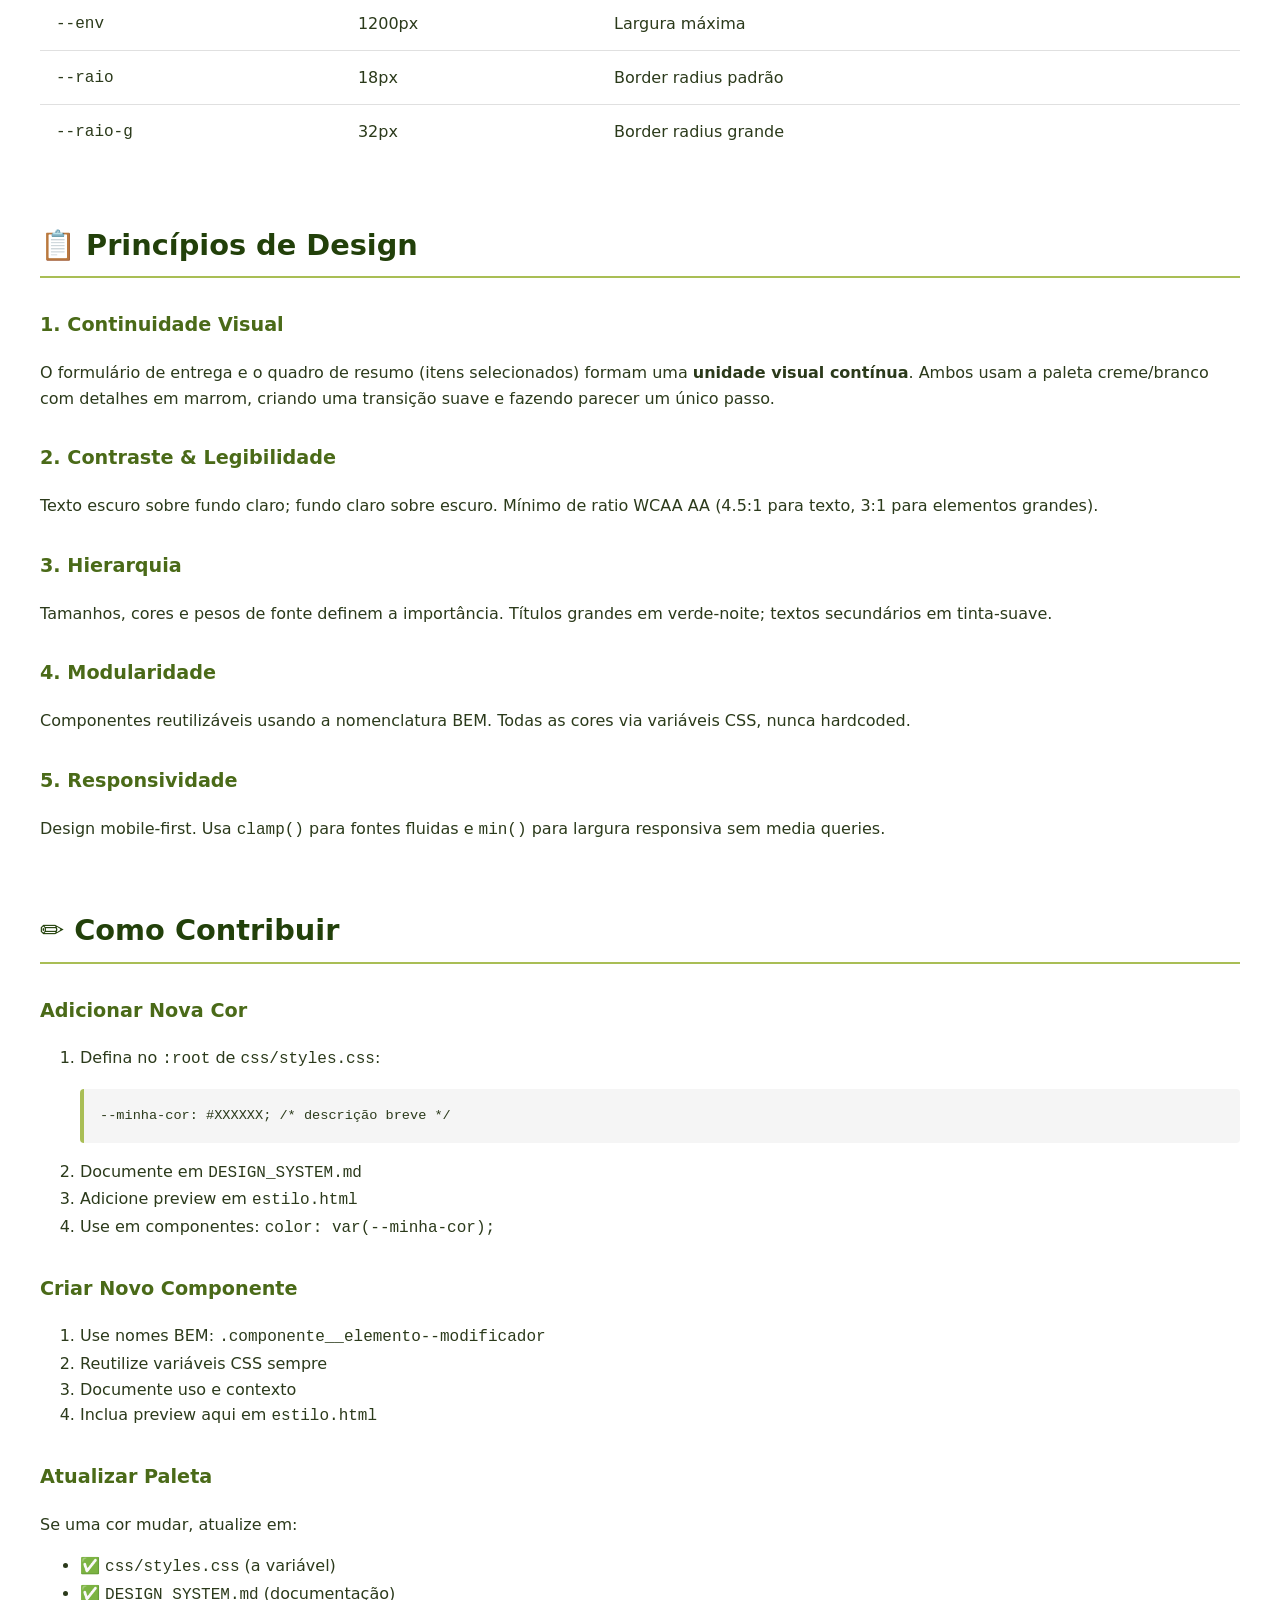
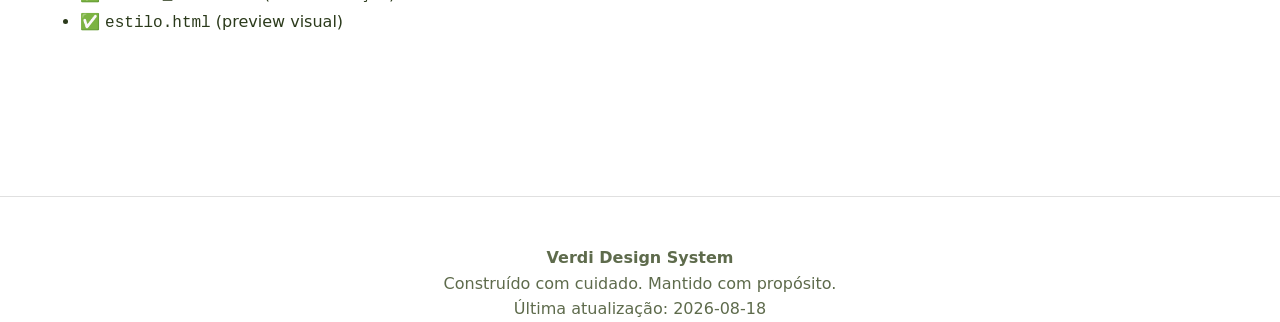
<file: estilo.html>
<!DOCTYPE html>
<html lang="pt-BR">
<head>
  <meta charset="UTF-8">
  <meta name="viewport" content="width=device-width, initial-scale=1">
  <title>Verdi — Guia de Estilos</title>
  <style>
    * { box-sizing: border-box; }

    :root {
      --verde-noite: #22400A;
      --verde-mata: #4A6A18;
      --verde-broto: #A9BE55;
      --verde-claro: #D9E3AE;
      --creme: #F9EDDD;
      --branco: #FFFFFF;
      --coral: #E8695C;
      --tinta: #2B3A1B;
      --tinta-suave: #5E6B4C;

      --cream-light: #FFFBF0;
      --cream-light-border: #F5EFE0;
      --cream-medium: #F9F5F0;
      --cream-button: #F0EFE5;
      --brown-light: #B5A898;
      --brown-medium: #8B7B6E;
      --brown-border: #D4C4B0;
      --brown-border-dark: #E8DDD0;
      --brown-light-bg: #F5F0E8;
      --brown-light-bg-darker: #EAE5D8;
      --brown-light-bg-darker-border: #C0AE9E;

      --display: "Bricolage Grotesque", system-ui, sans-serif;
      --corpo: "Instrument Sans", system-ui, sans-serif;
      --mono: "DM Mono", ui-monospace, monospace;
    }

    html { scroll-behavior: smooth; }

    body {
      margin: 0;
      background: var(--branco);
      color: var(--tinta);
      font-family: var(--corpo);
      font-size: 1rem;
      line-height: 1.6;
    }

    .container {
      width: min(100% - 2.5rem, 1200px);
      margin-inline: auto;
      padding: 2rem 0;
    }

    header {
      background: var(--verde-noite);
      color: var(--branco);
      padding: 3rem;
      text-align: center;
      margin-bottom: 3rem;
    }

    header h1 {
      margin: 0;
      font-family: var(--display);
      font-size: 2.5rem;
      font-weight: 800;
    }

    header p {
      margin: 0.5rem 0 0;
      opacity: 0.9;
    }

    section {
      margin-bottom: 4rem;
    }

    h2 {
      font-family: var(--display);
      color: var(--verde-noite);
      font-size: 1.8rem;
      margin-bottom: 1.5rem;
      border-bottom: 2px solid var(--verde-broto);
      padding-bottom: 0.5rem;
    }

    h3 {
      font-family: var(--display);
      color: var(--verde-mata);
      font-size: 1.2rem;
      margin-top: 2rem;
    }

    .color-grid {
      display: grid;
      grid-template-columns: repeat(auto-fit, minmax(200px, 1fr));
      gap: 1.5rem;
      margin-bottom: 2rem;
    }

    .color-box {
      border-radius: 12px;
      overflow: hidden;
      box-shadow: 0 4px 12px rgba(0,0,0,0.1);
    }

    .color-swatch {
      height: 120px;
      display: flex;
      align-items: center;
      justify-content: center;
      color: var(--branco);
      font-weight: 600;
      font-size: 0.9rem;
      text-shadow: 0 2px 4px rgba(0,0,0,0.3);
    }

    .color-info {
      padding: 1rem;
      background: #f5f5f5;
    }

    .color-name {
      font-weight: 600;
      color: var(--tinta);
      margin: 0 0 0.3rem;
    }

    .color-value {
      font-family: var(--mono);
      font-size: 0.85rem;
      color: var(--tinta-suave);
      margin: 0;
    }

    .color-usage {
      font-size: 0.85rem;
      color: var(--tinta-suave);
      margin: 0.3rem 0 0;
      font-style: italic;
    }

    .components-grid {
      display: grid;
      grid-template-columns: repeat(auto-fit, minmax(280px, 1fr));
      gap: 1.5rem;
      margin-bottom: 2rem;
    }

    .component-demo {
      border: 2px solid #e0e0e0;
      border-radius: 12px;
      overflow: hidden;
      background: white;
    }

    .demo-preview {
      padding: 2rem;
      background: var(--cream-light);
      min-height: 150px;
      display: flex;
      flex-direction: column;
      gap: 1rem;
      justify-content: center;
    }

    .demo-label {
      padding: 1rem;
      background: #f5f5f5;
      border-top: 1px solid #e0e0e0;
      font-family: var(--mono);
      font-size: 0.85rem;
      color: var(--tinta-suave);
    }

    .input-field {
      width: 100%;
      background: var(--branco);
      border: 1px solid var(--brown-border-dark);
      border-radius: 12px;
      padding: 0.9rem 1rem;
      color: var(--tinta);
      font-family: var(--corpo);
      font-size: 0.95rem;
    }

    .input-field::placeholder {
      color: var(--brown-light);
    }

    .input-field:focus {
      outline: none;
      border-color: var(--verde-mata);
      box-shadow: 0 0 0 3px rgba(169, 190, 85, 0.15);
    }

    .date-button {
      background: var(--cream-medium);
      border: 1px solid var(--brown-border-dark);
      border-radius: 12px;
      padding: 0.8rem;
      color: var(--verde-noite);
      font-family: var(--corpo);
      font-size: 0.95rem;
      font-weight: 600;
      cursor: pointer;
      transition: all 0.35s ease;
    }

    .date-button:hover {
      background: var(--brown-light-bg);
      border-color: var(--brown-border);
    }

    .date-button.active {
      background: var(--verde-broto);
      border-color: var(--verde-broto);
      color: var(--verde-noite);
    }

    .date-button.special {
      background: var(--cream-button);
      border-color: var(--brown-border);
    }

    .date-button.special:hover {
      background: var(--brown-light-bg-darker);
      border-color: var(--brown-light-bg-darker-border);
    }

    table {
      width: 100%;
      border-collapse: collapse;
      margin-bottom: 2rem;
    }

    th, td {
      padding: 0.8rem 1rem;
      text-align: left;
      border-bottom: 1px solid #e0e0e0;
    }

    th {
      background: var(--creme);
      color: var(--verde-noite);
      font-weight: 600;
    }

    tr:last-child td {
      border-bottom: none;
    }

    .code-block {
      background: #f5f5f5;
      border-left: 4px solid var(--verde-broto);
      padding: 1rem;
      border-radius: 4px;
      overflow-x: auto;
      font-family: var(--mono);
      font-size: 0.85rem;
      color: var(--tinta);
      margin: 1rem 0;
    }

    footer {
      text-align: center;
      color: var(--tinta-suave);
      padding: 2rem 0;
      border-top: 1px solid #e0e0e0;
      margin-top: 4rem;
    }

    .badge {
      display: inline-block;
      background: var(--verde-broto);
      color: var(--verde-noite);
      padding: 0.3rem 0.7rem;
      border-radius: 999px;
      font-size: 0.75rem;
      font-weight: 600;
      margin-right: 0.5rem;
    }

    @media (max-width: 768px) {
      header h1 { font-size: 1.8rem; }
      h2 { font-size: 1.4rem; }
      .color-grid { grid-template-columns: 1fr; }
    }
  </style>
</head>
<body>
  <header>
    <h1>🌿 VERDI</h1>
    <p>Guia de Estilos & Sistema de Design</p>
  </header>

  <div class="container">

    <!-- PALETA DE CORES -->
    <section>
      <h2>🎨 Paleta de Cores</h2>

      <h3>Verdes (Primários)</h3>
      <div class="color-grid">
        <div class="color-box">
          <div class="color-swatch" style="background-color: var(--verde-noite);">Verde Noite</div>
          <div class="color-info">
            <p class="color-name">Verde Noite</p>
            <p class="color-value">#22400A</p>
            <p class="color-usage">Títulos, painéis escuros</p>
          </div>
        </div>

        <div class="color-box">
          <div class="color-swatch" style="background-color: var(--verde-mata);">Verde Mata</div>
          <div class="color-info">
            <p class="color-name">Verde Mata</p>
            <p class="color-value">#4A6A18</p>
            <p class="color-usage">Textos e links primários</p>
          </div>
        </div>

        <div class="color-box">
          <div class="color-swatch" style="background-color: var(--verde-broto);">Verde Broto</div>
          <div class="color-info">
            <p class="color-name">Verde Broto</p>
            <p class="color-value">#A9BE55</p>
            <p class="color-usage">Acentos, hover, foco</p>
          </div>
        </div>

        <div class="color-box">
          <div class="color-swatch" style="background-color: var(--verde-claro);">Verde Claro</div>
          <div class="color-info">
            <p class="color-name">Verde Claro</p>
            <p class="color-value">#D9E3AE</p>
            <p class="color-usage">Rótulos, textos secundários</p>
          </div>
        </div>
      </div>

      <h3>Neutros (Tema Claro)</h3>
      <div class="color-grid">
        <div class="color-box">
          <div class="color-swatch" style="background-color: var(--branco); border: 1px solid #ddd; color: var(--tinta);">Branco</div>
          <div class="color-info">
            <p class="color-name">Branco</p>
            <p class="color-value">#FFFFFF</p>
            <p class="color-usage">Inputs, cards, fundo</p>
          </div>
        </div>

        <div class="color-box">
          <div class="color-swatch" style="background-color: var(--creme); color: var(--tinta);">Creme</div>
          <div class="color-info">
            <p class="color-name">Creme</p>
            <p class="color-value">#F9EDDD</p>
            <p class="color-usage">Fundo de seções</p>
          </div>
        </div>

        <div class="color-box">
          <div class="color-swatch" style="background-color: var(--cream-light); color: var(--tinta); border: 1px solid #ddd;">Creme Claro</div>
          <div class="color-info">
            <p class="color-name">Creme Claro</p>
            <p class="color-value">#FFFBF0</p>
            <p class="color-usage">Formulário de entrega</p>
          </div>
        </div>

        <div class="color-box">
          <div class="color-swatch" style="background-color: var(--cream-medium); color: var(--tinta); border: 1px solid #ddd;">Creme Médio</div>
          <div class="color-info">
            <p class="color-name">Creme Médio</p>
            <p class="color-value">#F9F5F0</p>
            <p class="color-usage">Botões de data</p>
          </div>
        </div>
      </div>

      <h3>Destaque</h3>
      <div class="color-grid">
        <div class="color-box">
          <div class="color-swatch" style="background-color: var(--coral);">Coral</div>
          <div class="color-info">
            <p class="color-name">Coral</p>
            <p class="color-value">#E8695C</p>
            <p class="color-usage">Apenas urgência/erro</p>
          </div>
        </div>
      </div>
    </section>

    <!-- COMPONENTES -->
    <section>
      <h2>⚙️ Componentes</h2>

      <h3>Formulário de Entrega</h3>
      <div class="components-grid">
        <div class="component-demo">
          <div class="demo-preview">
            <input type="text" class="input-field" placeholder="Rua / Avenida">
          </div>
          <div class="demo-label">Input: Rua/Avenida</div>
        </div>

        <div class="component-demo">
          <div class="demo-preview">
            <input type="text" class="input-field" placeholder="Número">
          </div>
          <div class="demo-label">Input: Número</div>
        </div>

        <div class="component-demo">
          <div class="demo-preview">
            <input type="text" class="input-field" placeholder="Bairro">
          </div>
          <div class="demo-label">Input: Bairro</div>
        </div>
      </div>

      <h3>Opções de Entrega</h3>
      <div class="components-grid">
        <div class="component-demo">
          <div class="demo-preview">
            <button class="date-button active">quarta, 19/08</button>
          </div>
          <div class="demo-label">Data Selecionada</div>
        </div>

        <div class="component-demo">
          <div class="demo-preview">
            <button class="date-button">quinta, 20/08</button>
          </div>
          <div class="demo-label">Data Padrão</div>
        </div>

        <div class="component-demo">
          <div class="demo-preview">
            <button class="date-button special">Escolher data</button>
          </div>
          <div class="demo-label">Seletor Expandido</div>
        </div>
      </div>
    </section>

    <!-- VARIÁVEIS CSS -->
    <section>
      <h2>🔧 Variáveis CSS</h2>

      <h3>Como Usar</h3>
      <p>Todas as cores e valores estão centralizados em variáveis CSS. Para usar em um componente:</p>

      <div class="code-block">
/* Exemplo: estilizar um botão */
.meu-botao {
  background: var(--verde-broto);
  color: var(--verde-noite);
  border: 1px solid var(--verde-broto);
  padding: 0.8rem 1.2rem;
  border-radius: var(--raio);
  transition: all var(--transicao);
}

.meu-botao:hover {
  background: var(--verde-claro);
}
      </div>

      <h3>Cores Disponíveis</h3>
      <table>
        <thead>
          <tr>
            <th>Variável</th>
            <th>Valor</th>
            <th>Uso</th>
          </tr>
        </thead>
        <tbody>
          <tr>
            <td><code>--verde-noite</code></td>
            <td>#22400A</td>
            <td>Títulos, painéis escuros</td>
          </tr>
          <tr>
            <td><code>--verde-mata</code></td>
            <td>#4A6A18</td>
            <td>Textos primários</td>
          </tr>
          <tr>
            <td><code>--verde-broto</code></td>
            <td>#A9BE55</td>
            <td>Acentos, foco</td>
          </tr>
          <tr>
            <td><code>--creme</code></td>
            <td>#F9EDDD</td>
            <td>Fundos de seção</td>
          </tr>
          <tr>
            <td><code>--cream-light</code></td>
            <td>#FFFBF0</td>
            <td>Painel de formulário</td>
          </tr>
          <tr>
            <td><code>--cream-medium</code></td>
            <td>#F9F5F0</td>
            <td>Botões de data</td>
          </tr>
          <tr>
            <td><code>--branco</code></td>
            <td>#FFFFFF</td>
            <td>Inputs, cards</td>
          </tr>
          <tr>
            <td><code>--tinta</code></td>
            <td>#2B3A1B</td>
            <td>Texto principal</td>
          </tr>
          <tr>
            <td><code>--tinta-suave</code></td>
            <td>#5E6B4C</td>
            <td>Texto secundário</td>
          </tr>
        </tbody>
      </table>

      <h3>Espaçamentos & Dimensões</h3>
      <table>
        <thead>
          <tr>
            <th>Variável</th>
            <th>Valor</th>
            <th>Uso</th>
          </tr>
        </thead>
        <tbody>
          <tr>
            <td><code>--pad</code></td>
            <td>1.8rem</td>
            <td>Padding interno de cards</td>
          </tr>
          <tr>
            <td><code>--barra</code></td>
            <td>104px</td>
            <td>Altura do cabeçalho</td>
          </tr>
          <tr>
            <td><code>--env</code></td>
            <td>1200px</td>
            <td>Largura máxima</td>
          </tr>
          <tr>
            <td><code>--raio</code></td>
            <td>18px</td>
            <td>Border radius padrão</td>
          </tr>
          <tr>
            <td><code>--raio-g</code></td>
            <td>32px</td>
            <td>Border radius grande</td>
          </tr>
        </tbody>
      </table>
    </section>

    <!-- PRINCÍPIOS -->
    <section>
      <h2>📋 Princípios de Design</h2>

      <h3>1. Continuidade Visual</h3>
      <p>O formulário de entrega e o quadro de resumo (itens selecionados) formam uma <strong>unidade visual contínua</strong>. Ambos usam a paleta creme/branco com detalhes em marrom, criando uma transição suave e fazendo parecer um único passo.</p>

      <h3>2. Contraste & Legibilidade</h3>
      <p>Texto escuro sobre fundo claro; fundo claro sobre escuro. Mínimo de ratio WCAA AA (4.5:1 para texto, 3:1 para elementos grandes).</p>

      <h3>3. Hierarquia</h3>
      <p>Tamanhos, cores e pesos de fonte definem a importância. Títulos grandes em verde-noite; textos secundários em tinta-suave.</p>

      <h3>4. Modularidade</h3>
      <p>Componentes reutilizáveis usando a nomenclatura BEM. Todas as cores via variáveis CSS, nunca hardcoded.</p>

      <h3>5. Responsividade</h3>
      <p>Design mobile-first. Usa <code>clamp()</code> para fontes fluidas e <code>min()</code> para largura responsiva sem media queries.</p>
    </section>

    <!-- COMO CONTRIBUIR -->
    <section>
      <h2>✏️ Como Contribuir</h2>

      <h3>Adicionar Nova Cor</h3>
      <ol>
        <li>Defina no <code>:root</code> de <code>css/styles.css</code>:
          <div class="code-block">--minha-cor: #XXXXXX; /* descrição breve */</div>
        </li>
        <li>Documente em <code>DESIGN_SYSTEM.md</code></li>
        <li>Adicione preview em <code>estilo.html</code></li>
        <li>Use em componentes: <code>color: var(--minha-cor);</code></li>
      </ol>

      <h3>Criar Novo Componente</h3>
      <ol>
        <li>Use nomes BEM: <code>.componente__elemento--modificador</code></li>
        <li>Reutilize variáveis CSS sempre</li>
        <li>Documente uso e contexto</li>
        <li>Inclua preview aqui em <code>estilo.html</code></li>
      </ol>

      <h3>Atualizar Paleta</h3>
      <p>Se uma cor mudar, atualize em:</p>
      <ul>
        <li>✅ <code>css/styles.css</code> (a variável)</li>
        <li>✅ <code>DESIGN_SYSTEM.md</code> (documentação)</li>
        <li>✅ <code>estilo.html</code> (preview visual)</li>
      </ul>
    </section>

  </div>

  <footer>
    <p><strong>Verdi Design System</strong><br>
    Construído com cuidado. Mantido com propósito.<br>
    Última atualização: 2026-08-18</p>
  </footer>

</body>
</html>
</file>
<file: css/styles.css>
/* ═══════════════════════════════════════════════════
   VERDI — folha de estilo
   Paleta: verde-noite / verde-mata / verde-broto / folha
   Tipos:  Bricolage Grotesque · Instrument Sans · DM Mono
   ═══════════════════════════════════════════════════ */

:root{
  /* ═══════════════════════════════════════════════
     VERDI — Sistema de Design
     Paleta de cores, tipografia e dimensões
     ═════════════════════════════════════════════ */

  /* Verdes (Primários — extraídos da logo oficial) */
  --verde-noite:#22400A;   /* Títulos, painéis escuros */
  --verde-mata:#4A6A18;    /* Textos e links primários */
  --verde-broto:#A9BE55;   /* Acentos, hover, foco */
  --verde-claro:#D9E3AE;   /* Rótulos, textos secundários */

  /* Neutros (Brancos, Cremes, Marrons) */
  --branco:#FFFFFF;        /* Inputs, cards, fundo */
  --creme:#F9EDDD;         /* Fundo de seções — arte original */
  --cream-light:#FFFBF0;   /* Painel de formulário — tema claro */
  --cream-light-border:#F5EFE0;  /* Borda do painel claro */
  --cream-medium:#F9F5F0;  /* Botões de data */
  --cream-button:#F0EFE5;  /* Seletor "Escolher data" */
  --brown-light:#B5A898;   /* Placeholder, texto suave */
  --brown-medium:#8B7B6E;  /* Texto médio, labels */
  --brown-border:#D4C4B0;  /* Borda hover, média ênfase */
  --brown-border-dark:#E8DDD0;  /* Borda padrão */
  --brown-light-bg:#F5F0E8;  /* Hover de botões */
  --brown-light-bg-darker:#EAE5D8;  /* Hover aprofundado */
  --brown-light-bg-darker-border:#C0AE9E;  /* Borda escura */

  /* Tinta (Textos) */
  --tinta:#2B3A1B;         /* Texto principal */
  --tinta-suave:#5E6B4C;   /* Texto secundário */
  --linha:rgba(34,64,10,.16);  /* Bordas sutis */

  /* Destaque */
  --coral:#E8695C;         /* Urgência, erro — usar com moderação */

  /* Tipografia */
  --display:"Bricolage Grotesque",system-ui,sans-serif;
  --corpo:"Instrument Sans",system-ui,sans-serif;
  --mono:"DM Mono",ui-monospace,monospace;

  /* Layout & Dimensões */
  --pad:1.8rem;            /* Padding interno de cartões */
  --barra:104px;           /* Altura do cabeçalho */
  --env:1200px;            /* Largura máxima de conteúdo */
  --raio:18px;             /* Border radius padrão */
  --raio-g:32px;           /* Border radius grande */
  --transicao:.35s cubic-bezier(.22,.61,.36,1);  /* Easing padrão */
}

*,*::before,*::after{box-sizing:border-box}

[hidden]{display:none!important}

html{
  scroll-behavior:smooth;
  scroll-padding-top:calc(var(--barra) + 1rem);
  -webkit-text-size-adjust:100%;   /* impede o iOS de inflar o texto ao girar */
}

body{
  margin:0;
  background:var(--branco);
  color:var(--tinta);
  font-family:var(--corpo);
  font-size:clamp(1rem,.96rem + .2vw,1.075rem);
  line-height:1.62;
  -webkit-font-smoothing:antialiased;
  overflow-x:hidden;
}

img{max-width:100%;display:block;height:auto}

a{color:inherit}

:focus-visible{
  outline:3px solid var(--verde-broto);
  outline-offset:3px;
  border-radius:4px;
}

.oculto{
  position:absolute;width:1px;height:1px;overflow:hidden;
  clip:rect(0 0 0 0);white-space:nowrap;
}

.pular{
  position:absolute;left:-999px;top:0;z-index:200;
  background:var(--verde-noite);color:var(--branco);
  padding:.9rem 1.4rem;border-radius:0 0 var(--raio) 0;
  text-decoration:none;font-weight:600;
}
.pular:focus{left:0}

.env{
  width:min(100% - 2.5rem,var(--env));
  margin-inline:auto;
}

/* ── Tipografia base ───────────────────────────── */
.sobrenome{
  font-family:var(--mono);
  font-size:.76rem;
  letter-spacing:.16em;
  text-transform:uppercase;
  color:var(--verde-mata);
  margin:0 0 1.1rem;
}
.sobrenome--claro{color:var(--verde-claro)}

.titulo{
  font-family:var(--display);
  font-weight:800;
  font-size:clamp(1.9rem,1.25rem + 2.7vw,3.1rem);
  line-height:1.06;
  letter-spacing:-.025em;
  color:var(--verde-noite);
  margin:0 0 1.2rem;
  text-wrap:balance;
}
.titulo--claro{color:var(--branco)}

p{margin:0 0 1.05rem}

/* ── Botões ────────────────────────────────────── */
.btn{
  display:inline-flex;align-items:center;justify-content:center;gap:.55rem;
  font-family:var(--corpo);
  font-size:.98rem;font-weight:600;
  padding:1rem 1.7rem;
  border:2px solid transparent;
  border-radius:999px;
  text-decoration:none;
  cursor:pointer;
  transition:transform var(--transicao),background var(--transicao),
             color var(--transicao),border-color var(--transicao),
             box-shadow var(--transicao);
}
.btn:hover{transform:translateY(-2px)}

.btn--verde{
  background:var(--verde-noite);color:var(--branco);
  box-shadow:0 10px 26px -14px rgba(34,64,10,.9);
}
.btn--verde:hover{background:var(--verde-mata)}

.btn--vazado{
  background:transparent;color:var(--verde-noite);
  border-color:var(--linha);
}
.btn--vazado:hover{border-color:var(--verde-noite);background:var(--creme)}

.btn--pequeno{padding:.65rem 1.25rem;font-size:.9rem}

.btn--zap{
  width:100%;
  background:#1FA855;color:var(--branco);
  box-shadow:0 12px 30px -16px rgba(31,168,85,.95);
}
.btn--zap:hover{background:#188945}
.btn--zap svg{width:22px;height:22px;fill:currentColor}
.btn--zap[aria-disabled="true"]{
  background:#B9C7BC;box-shadow:none;pointer-events:none;
}

/* ── Cabeçalho ─────────────────────────────────── */
.cabecalho{
  position:fixed;inset:0 0 auto 0;z-index:100;
  padding:.55rem 0;
  background:var(--creme);
  border-bottom:1px solid rgba(34,64,10,.09);
  transition:background var(--transicao),padding var(--transicao),
             box-shadow var(--transicao);
}
.cabecalho.encolhido{
  background:rgba(249,237,221,.96);
  backdrop-filter:blur(14px);
  padding:.35rem 0;
  box-shadow:0 6px 20px -16px rgba(34,64,10,.6);
}

.cabecalho__int{
  display:flex;align-items:center;gap:1.5rem;
}

.marca{
  display:inline-flex;align-items:center;
  text-decoration:none;
  margin-right:auto;
  flex:none;
}
/* A arte oficial é quadrada e vem com fundo creme. Como o cabeçalho usa o
   mesmo creme, ela encaixa sem borda, sem recorte e sem edição do arquivo. */
.marca__logo{
  width:auto;height:84px;
  border-radius:12px;
  transition:height var(--transicao);
}
.cabecalho.encolhido .marca__logo{height:62px}

.nav{display:flex;gap:1.5rem}
.nav a{
  font-size:.92rem;font-weight:500;
  text-decoration:none;color:var(--tinta);
  position:relative;padding:.2rem 0;
}
.nav a::after{
  content:"";position:absolute;left:0;bottom:0;
  width:0;height:2px;background:var(--verde-broto);
  transition:width var(--transicao);
}
.nav a:hover::after{width:100%}

.menu-btn{
  display:none;
  width:44px;height:44px;
  background:rgba(255,255,255,.55);border:1px solid var(--linha);
  border-radius:12px;cursor:pointer;
  flex-direction:column;justify-content:center;align-items:center;gap:5px;
}
.menu-btn span{
  display:block;width:19px;height:2px;
  background:var(--verde-noite);border-radius:2px;
  transition:transform var(--transicao),opacity var(--transicao);
}
.menu-btn[aria-expanded="true"] span:nth-child(1){transform:translateY(7px) rotate(45deg)}
.menu-btn[aria-expanded="true"] span:nth-child(2){opacity:0}
.menu-btn[aria-expanded="true"] span:nth-child(3){transform:translateY(-7px) rotate(-45deg)}

/* ── Hero ──────────────────────────────────────── */
.hero{
  padding:calc(var(--barra) + 2.6rem) 0 5rem;
  background:
    radial-gradient(120% 90% at 88% 8%,rgba(169,190,85,.30),transparent 58%),
    radial-gradient(80% 70% at 0% 100%,rgba(74,106,24,.10),transparent 60%),
    var(--branco);
  position:relative;
  overflow:hidden;
}

.hero__grade{
  display:grid;
  grid-template-columns:1.02fr .98fr;
  gap:clamp(2rem,5vw,4.5rem);
  align-items:center;
}

.hero__titulo{
  font-family:var(--display);
  font-weight:800;
  font-size:clamp(2.7rem,1.7rem + 4.4vw,4.7rem);
  line-height:.98;
  letter-spacing:-.038em;
  color:var(--verde-noite);
  margin:0 0 1.4rem;
}
.hero__titulo em{
  font-style:normal;
  color:var(--verde-mata);
  position:relative;
  white-space:nowrap;
}
.hero__titulo em::after{
  content:"";
  position:absolute;left:0;right:0;bottom:.06em;
  height:.14em;
  background:var(--verde-broto);
  opacity:.45;
  border-radius:99px;
  transform:scaleX(0);
  transform-origin:left;
  animation:sublinha 1s .5s cubic-bezier(.22,.61,.36,1) forwards;
}
@keyframes sublinha{to{transform:scaleX(1)}}

.hero__sub{
  font-size:1.12rem;
  color:var(--tinta-suave);
  max-width:52ch;
  margin-bottom:2rem;
}

.hero__acoes{display:flex;flex-wrap:wrap;gap:.85rem;justify-content:center;margin-bottom:2.2rem}

.hero__selos{
  display:flex;flex-wrap:wrap;gap:.5rem .6rem;
  justify-content:center;
  list-style:none;margin:0;padding:0;
}
.hero__selos li{
  font-family:var(--mono);
  font-size:.74rem;letter-spacing:.04em;
  color:var(--verde-mata);
  background:var(--creme);
  border:1px solid rgba(74,106,24,.16);
  padding:.42rem .8rem;border-radius:999px;
}

/* Visual do hero */
.hero__visual{position:relative;min-height:520px}

.foto{margin:0;overflow:hidden}
.foto img{width:100%;height:100%;object-fit:cover}

.foto--alta{
  border-radius:180px 180px var(--raio-g) var(--raio-g);
  aspect-ratio:4/5;
  box-shadow:0 34px 70px -34px rgba(34,64,10,.55);
}

/* Grade harmônica de fotos dentro do foto--alta (hero) */
.foto--grade{
  display:grid;
  grid-template-columns:1fr 1fr;
  grid-template-rows:1.2fr 1fr;
  gap:5px;
  background:var(--branco);
}
.foto--grade img{
  width:100%;height:100%;min-width:0;min-height:0;
  object-fit:cover;display:block;
}
.foto--grade__principal{grid-column:1/-1;grid-row:1}

/* Foto de acento — pequena, discreta, abaixo da grade, sem sobrepor as fotos */
.foto--acento{
  width:76px;aspect-ratio:1;
  margin:12px 4% 0 auto;
  border-radius:50%;
  border:5px solid var(--branco);
  box-shadow:0 12px 26px -14px rgba(34,64,10,.5);
  overflow:hidden;
}
.foto--acento img{width:100%;height:100%;object-fit:cover;display:block}

/* Painel do próximo lote — elemento-assinatura */
.lote{
  position:absolute;right:-2%;top:6%;
  width:min(255px,72%);
  background:var(--verde-noite);
  color:var(--branco);
  border-radius:22px;
  padding:1.15rem 1.25rem 1.2rem;
  box-shadow:0 26px 54px -22px rgba(34,64,10,.75);
}
.lote__rotulo{
  font-family:var(--mono);
  font-size:.66rem;letter-spacing:.18em;text-transform:uppercase;
  color:var(--verde-claro);
  margin:0 0 .35rem;
}
.lote__data{
  font-family:var(--display);
  font-weight:800;font-size:1.42rem;line-height:1.12;
  letter-spacing:-.02em;
  margin:0 0 .85rem;
}
.lote__linha{
  display:flex;justify-content:space-between;align-items:baseline;gap:.5rem;
  font-family:var(--mono);font-size:.74rem;
  color:rgba(255,255,255,.62);
  margin-bottom:.5rem;
}
.lote__linha strong{color:var(--branco);font-weight:500}

.lote__barra{
  height:5px;border-radius:99px;
  background:rgba(255,255,255,.16);
  overflow:hidden;margin-bottom:.5rem;
}
.lote__barra span{
  display:block;height:100%;width:0;
  background:var(--verde-broto);
  border-radius:99px;
  transition:width 1.1s cubic-bezier(.22,.61,.36,1);
}
.lote__barra.urgente span{background:var(--coral)}

.lote__resta{
  font-family:var(--mono);font-size:.7rem;line-height:1.4;
  color:var(--verde-claro);margin:0;
}
.lote__resta.urgente{color:#F0A9BE}

/* ── Tarja rolante ─────────────────────────────── */
.tarja{
  background:var(--verde-noite);
  color:var(--verde-claro);
  padding:.95rem 0;
  overflow:hidden;
}
.tarja__trilho{
  display:flex;align-items:center;gap:2.2rem;
  width:max-content;
  animation:desliza 34s linear infinite;
}
.tarja__trilho span{
  font-family:var(--mono);
  font-size:.82rem;letter-spacing:.1em;text-transform:uppercase;
  white-space:nowrap;
}
.tarja__trilho i{color:var(--verde-broto);font-style:normal;font-size:.6rem}
@keyframes desliza{to{transform:translateX(-50%)}}

/* ── Seções ────────────────────────────────────── */
.secao{padding:clamp(4rem,8vw,7rem) 0}
.secao--creme{background:var(--creme)}
.secao--escura{background:var(--verde-noite);color:rgba(255,255,255,.82)}

.secao__topo{max-width:60ch;margin:0 auto clamp(2.5rem,5vw,3.8rem);text-align:center}
.secao__lead{color:var(--tinta-suave);margin:0}
.secao__topo--claro .secao__lead{color:rgba(255,255,255,.7)}

/* Cabeçalho em duas colunas: título à esquerda, texto de apoio à direita.
   Encurta a altura do bloco para o cardápio já entrar na mesma tela. */
.secao__topo--lado{
  max-width:none;text-align:left;
  display:grid;grid-template-columns:minmax(0,1fr) minmax(0,1fr);
  gap:clamp(1.4rem,4vw,3.2rem);align-items:end;
  margin-bottom:clamp(1.6rem,3vw,2.4rem);
}
.secao__topo--lado .titulo{margin:0}
.secao__topo--lado .sobrenome{margin:0 0 .5rem}
.secao__topo--lado .secao__lead{max-width:52ch;padding-bottom:.2rem}

/* ── Sobre ─────────────────────────────────────── */
.sobre__grade{
  display:grid;grid-template-columns:.95fr 1.05fr;
  gap:clamp(2rem,5vw,4.5rem);align-items:center;
}
.foto--larga{
  border-radius:var(--raio-g) var(--raio-g) 160px 160px;
  aspect-ratio:6/5;
  position:relative;
  box-shadow:0 30px 60px -34px rgba(34,64,10,.5);
}
.foto--larga img{aspect-ratio:6/5}
.foto--larga figcaption{
  position:absolute;left:1rem;top:1rem;
  background:rgba(255,255,255,.93);
  font-family:var(--mono);font-size:.72rem;
  padding:.5rem .85rem;border-radius:99px;
  color:var(--verde-noite);
}
.sobre__texto p{color:var(--tinta-suave)}

.lema{
  margin:2rem 0 0;
  padding:1.1rem 0 1.1rem 1.4rem;
  border-left:3px solid var(--verde-broto);
  font-family:var(--display);
  font-weight:600;font-size:1.32rem;line-height:1.3;
  letter-spacing:-.02em;
  color:var(--verde-noite);
}

/* ── Cardápio ──────────────────────────────────── */
.cardapio{
  background:var(--branco);
  border-radius:var(--raio-g);
  border:1px solid rgba(34,64,10,.08);
  padding:var(--pad);
  box-shadow:0 24px 50px -34px rgba(34,64,10,.4);
}

.cardapio__abas{
  position:sticky;top:calc(var(--barra) - .3rem);z-index:40;
  display:flex;gap:.45rem;
  overflow-x:auto;
  overscroll-behavior-x:contain;
  scrollbar-width:none;
  scroll-behavior:smooth;
  padding:.9rem 0;
  margin-bottom:.6rem;
  background:var(--branco);
  border-bottom:1px solid var(--linha);
}
.cardapio__abas::-webkit-scrollbar{display:none}

.aba{
  display:inline-flex;align-items:center;gap:.45rem;
  flex:none;
  background:var(--creme);
  border:1px solid transparent;
  color:var(--tinta-suave);
  font-family:var(--corpo);font-size:.9rem;font-weight:500;
  padding:.6rem 1rem;border-radius:999px;cursor:pointer;
  transition:background var(--transicao),color var(--transicao),border-color var(--transicao);
}
.aba span{
  font-family:var(--mono);font-size:.7rem;
  background:rgba(34,64,10,.10);
  padding:.1rem .4rem;border-radius:5px;
}
.aba:hover{border-color:var(--verde-broto);color:var(--verde-noite)}
.aba.ativa{background:var(--verde-noite);color:var(--branco);border-color:var(--verde-noite)}
.aba.ativa span{background:rgba(255,255,255,.18);color:var(--verde-broto)}

.cardapio__lista{display:block}

.cardapio__grupo{
  scroll-margin-top:calc(var(--barra) + 5.2rem);
  padding-top:.4rem;
}
.cardapio__grupo + .cardapio__grupo{
  margin-top:2rem;
  padding-top:1.6rem;
  border-top:1px solid var(--linha);
}

.grupo__topo{
  display:flex;flex-wrap:wrap;align-items:baseline;gap:.6rem;
  margin-bottom:.9rem;
}
.grupo__nome{
  font-family:var(--display);font-weight:800;
  font-size:1.35rem;letter-spacing:-.02em;
  color:var(--verde-noite);margin:0;
}
.grupo__conta{
  font-family:var(--mono);font-size:.72rem;
  background:var(--creme);color:var(--verde-mata);
  padding:.2rem .5rem;border-radius:6px;
}
.grupo__resumo{
  flex:1 1 100%;
  font-size:.9rem;color:var(--tinta-suave);margin:0;
}

.grupo__itens{
  display:grid;
  grid-template-columns:repeat(auto-fill,minmax(470px,1fr));
  gap:0 2rem;
}

.item{
  display:flex;align-items:center;gap:1.4rem;
  padding:1.4rem 0;
  border-bottom:1px solid var(--linha);
}
.item:last-child{border-bottom:0}

.item__foto{
  width:124px;height:124px;flex:none;
  border-radius:20px;object-fit:cover;
  background:var(--creme);
}
.item__foto--vazia{display:grid;place-items:center}
.item__foto--vazia svg{
  width:46px;height:46px;
  stroke:var(--verde-broto);stroke-width:1.5;fill:none;
  stroke-linecap:round;stroke-linejoin:round;
  opacity:.75;
}

.item__txt{flex:1;min-width:0}
.item__nome{
  font-family:var(--corpo);font-weight:600;font-size:1.22rem;
  line-height:1.25;color:var(--verde-noite);
  margin:0 0 .26rem;
}
.item__desc{
  font-size:.97rem;color:var(--tinta-suave);
  margin:0 0 .42rem;line-height:1.45;
}
.item__preco{
  font-family:var(--mono);font-size:1.06rem;
  color:var(--verde-mata);margin:0;
}

.item__acao{flex:none}
.item__add{
  width:44px;height:44px;
  border:1.5px solid var(--linha);
  background:var(--branco);color:var(--verde-noite);
  border-radius:12px;cursor:pointer;
  font-size:1.4rem;line-height:1;
  display:grid;place-items:center;
  transition:background var(--transicao),border-color var(--transicao),color var(--transicao);
}
.item__add:hover{background:var(--verde-noite);border-color:var(--verde-noite);color:var(--branco)}

.item.escolhido .item__nome{color:var(--verde-mata)}
.item.escolhido .item__foto{box-shadow:0 0 0 2px var(--verde-broto)}

.contador{display:flex;align-items:center;gap:.5rem}
.contador__btn{
  width:38px;height:38px;flex:none;
  border:1px solid var(--linha);background:var(--branco);
  border-radius:10px;cursor:pointer;
  font-size:1.1rem;line-height:1;color:var(--verde-noite);
  display:grid;place-items:center;
  transition:background var(--transicao),border-color var(--transicao);
}
.contador__btn:hover{background:var(--creme);border-color:var(--verde-broto)}
.contador__valor{
  font-family:var(--mono);font-size:1rem;
  min-width:1.6rem;text-align:center;
}

.produtos__nota{
  text-align:center;margin:2.2rem auto 0;max-width:56ch;
  color:var(--tinta-suave);font-size:.95rem;
}

/* ── Benefícios ────────────────────────────────── *//* ── Benefícios ────────────────────────────────── */
.beneficios{
  list-style:none;margin:0;padding:0;
  display:grid;grid-template-columns:repeat(auto-fit,minmax(270px,1fr));
  gap:1px;
  background:rgba(255,255,255,.13);
  border:1px solid rgba(255,255,255,.13);
  border-radius:var(--raio-g);
  overflow:hidden;
}
.beneficio{
  background:var(--verde-noite);
  padding:calc(var(--pad) + .3rem) var(--pad);
}
.beneficio svg{
  width:30px;height:30px;
  stroke:var(--verde-broto);stroke-width:1.6;fill:none;
  stroke-linecap:round;stroke-linejoin:round;
  margin-bottom:1.1rem;
}
.beneficio h3{
  font-family:var(--display);font-weight:700;
  font-size:1.1rem;letter-spacing:-.015em;
  color:var(--branco);margin:0 0 .5rem;
}
.beneficio p{font-size:.94rem;color:rgba(255,255,255,.66);margin:0}

/* ── Passos ────────────────────────────────────── */
.passos{
  list-style:none;margin:0;padding:0;
  display:grid;grid-template-columns:repeat(auto-fit,minmax(230px,1fr));
  gap:2rem 2.4rem;
  counter-reset:passo;
}
.passo{position:relative;padding-top:1.6rem}
.passo::before{
  content:"";position:absolute;left:0;right:-1.2rem;top:0;
  height:2px;background:var(--linha);
}
.passo:last-child::before{right:0}
.passo__num{
  display:inline-grid;place-items:center;
  width:38px;height:38px;
  border-radius:50%;
  background:var(--verde-broto);color:var(--verde-noite);
  font-family:var(--mono);font-size:.95rem;font-weight:500;
  margin-bottom:.9rem;
}
.passo h3{
  font-family:var(--display);font-weight:700;
  font-size:1.15rem;letter-spacing:-.02em;
  color:var(--verde-noite);margin:0 0 .45rem;
}
.passo p{font-size:.95rem;color:var(--tinta-suave);margin:0}

/* ── Prazos ────────────────────────────────────── */
.prazos__grade{
  display:grid;grid-template-columns:1fr 1fr;
  gap:clamp(2rem,5vw,4rem);align-items:center;
}
.prazos__texto p{color:var(--tinta-suave)}
.prazos__regra{
  background:var(--branco);
  border:1px solid rgba(74,106,24,.18);
  border-radius:var(--raio);
  padding:1rem 1.2rem;
  margin-bottom:1.8rem;
  color:var(--tinta)!important;
}
.prazos__regra strong{color:var(--verde-noite)}

.quadro{
  background:var(--verde-noite);
  color:var(--branco);
  border-radius:var(--raio-g);
  padding:var(--pad);
  box-shadow:0 30px 60px -34px rgba(34,64,10,.7);
}
.quadro__topo{
  display:flex;justify-content:space-between;align-items:center;
  font-family:var(--mono);font-size:.72rem;letter-spacing:.13em;
  text-transform:uppercase;
  color:var(--verde-claro);
  padding-bottom:1rem;margin-bottom:.4rem;
  border-bottom:1px solid rgba(255,255,255,.16);
}
.quadro__aberto{
  display:inline-flex;align-items:center;gap:.4rem;
  color:var(--verde-broto);
}
.quadro__aberto::before{
  content:"";width:7px;height:7px;border-radius:50%;
  background:var(--verde-broto);
  box-shadow:0 0 0 0 rgba(169,190,85,.7);
  animation:pisca 2.2s infinite;
}
@keyframes pisca{
  70%{box-shadow:0 0 0 7px rgba(169,190,85,0)}
  100%{box-shadow:0 0 0 0 rgba(169,190,85,0)}
}

.quadro__tabela{width:100%;border-collapse:collapse;font-family:var(--mono);font-size:.86rem}
.quadro__tabela th{
  text-align:left;font-weight:500;
  font-size:.68rem;letter-spacing:.11em;text-transform:uppercase;
  color:rgba(255,255,255,.5);
  padding:.9rem .5rem .5rem 0;
}
.quadro__tabela td{
  padding:.85rem .5rem;
  border-top:1px solid rgba(255,255,255,.11);
  color:rgba(255,255,255,.88);
  vertical-align:top;
}
.quadro__tabela tr.ativa td{color:var(--verde-broto)}
.quadro__tabela td:first-child{color:var(--branco)}
.quadro__rodape{
  font-size:.84rem;color:rgba(255,255,255,.55);
  margin:1.1rem 0 0;line-height:1.5;
}
.quadro__fuso{
  display:block;margin-top:.7rem;
  padding-top:.7rem;border-top:1px solid rgba(255,255,255,.14);
  font-family:var(--mono);font-size:.74rem;
  color:var(--verde-broto);
}

/* ── Encomenda ─────────────────────────────────── */
.encomenda{
  background:
    radial-gradient(90% 80% at 15% 0%,rgba(169,190,85,.30),transparent 60%),
    var(--verde-noite);
  color:rgba(255,255,255,.78);
}
/* ── Trilha dos dois passos ────────────────────── */
.trilha{
  display:flex;gap:.6rem;flex-wrap:wrap;
  list-style:none;margin:0 auto 1.6rem;padding:0;
  max-width:660px;
}
.trilha__passo{flex:1 1 220px}
.trilha__passo button{
  width:100%;
  display:flex;align-items:center;gap:.65rem;
  min-height:56px;
  padding:.85rem 1.1rem;
  background:rgba(255,255,255,.06);
  border:1px solid rgba(255,255,255,.18);
  border-radius:14px;cursor:pointer;
  font-family:var(--corpo);font-size:.95rem;font-weight:500;
  color:rgba(255,255,255,.62);
  text-align:left;
  transition:background var(--transicao),border-color var(--transicao),color var(--transicao);
}
.trilha__passo button:hover{border-color:var(--verde-broto);color:var(--branco)}
.trilha__num{
  position:relative;
  width:28px;height:28px;flex:none;
  display:grid;place-items:center;
  border-radius:50%;
  background:rgba(255,255,255,.14);
  font-family:var(--mono);font-size:.82rem;
  line-height:1;                 /* o círculo não deforma com a fonte */
  font-variant-numeric:tabular-nums;
  transition:background var(--transicao),color var(--transicao);
}
.trilha__passo.ativo button{
  background:var(--verde-broto);
  border-color:var(--verde-broto);
  color:var(--verde-noite);font-weight:600;
}
.trilha__passo.ativo .trilha__num{background:rgba(34,64,10,.18);color:var(--verde-noite)}
.trilha__passo.feito button{color:var(--verde-claro);border-color:rgba(169,190,85,.5)}

/* Passo concluído: o número dá lugar a um "certo" desenhado em CSS.
   Um caractere ✓ herdaria a métrica da fonte mono e desalinharia o círculo. */
.trilha__passo.feito .trilha__num{
  background:var(--verde-broto);
  color:transparent;
}
.trilha__passo.feito .trilha__num::after{
  content:"";
  position:absolute;
  top:50%;left:50%;
  width:10px;height:5px;
  margin:-3px 0 0 -5px;
  border-left:2px solid var(--verde-noite);
  border-bottom:2px solid var(--verde-noite);
  border-radius:1px;
  transform:rotate(-45deg);
}

/* ── Painéis ───────────────────────────────────── */
.painel{max-width:660px;margin-inline:auto}
.painel--duplo{
  max-width:var(--env);
  display:grid;grid-template-columns:1fr 1fr;
  gap:clamp(1.6rem,4vw,3rem);align-items:start;
}
.painel__campos{
  background:#FFFBF0;
  border:1px solid #F5EFE0;
  border-radius:var(--raio-g);
  padding:var(--pad);
}
.painel__acoes{
  display:flex;flex-wrap:wrap;gap:.7rem;
  margin-top:1.3rem;
}
.painel__acoes .btn{flex:1 1 auto}

.btn--broto{background:var(--verde-broto);color:var(--verde-noite)}
.btn--broto:hover{background:var(--verde-claro)}
.btn--broto:disabled{
  background:rgba(255,255,255,.12);color:rgba(255,255,255,.45);
  cursor:not-allowed;transform:none;
}
.btn--claro{border-color:rgba(34,64,10,.2);color:var(--verde-noite)}

.atalhos__rotulo{
  font-family:var(--mono);font-size:.7rem;letter-spacing:.13em;
  text-transform:uppercase;color:var(--tinta-suave);
  margin:1.3rem 0 0;
}

/* ── Confirmação de envio ──────────────────────── */
.painel--enviado{max-width:560px}
.enviado{
  background:var(--branco);color:var(--tinta);
  border-radius:var(--raio-g);
  padding:var(--pad);
  text-align:center;
  box-shadow:0 40px 80px -40px rgba(0,0,0,.6);
}
.enviado__marca{
  position:relative;
  width:56px;height:56px;
  display:inline-grid;place-items:center;
  background:var(--verde-broto);border-radius:50%;
  margin-bottom:1.1rem;
}
.enviado__marca::after{
  content:"";
  position:absolute;top:50%;left:50%;
  width:20px;height:10px;
  margin:-6px 0 0 -10px;
  border-left:3px solid var(--verde-noite);
  border-bottom:3px solid var(--verde-noite);
  border-radius:2px;
  transform:rotate(-45deg);
}
.enviado__titulo{
  font-family:var(--display);font-weight:800;
  font-size:1.5rem;letter-spacing:-.02em;
  color:var(--verde-noite);margin:0 0 .6rem;
}
.enviado__texto{
  font-size:.96rem;color:var(--tinta-suave);
  margin:0 auto 1.5rem;max-width:44ch;
}
.enviado__texto strong{color:var(--verde-noite)}
.enviado__acoes{display:flex;flex-direction:column;gap:.6rem}
.enviado__acoes .btn--zap{font-size:.9rem}

/* ── Conferência do passo 2 ────────────────────── */
.conferencia{
  background:var(--branco);color:var(--tinta);
  border-radius:var(--raio-g);
  padding:var(--pad);
  box-shadow:0 40px 80px -40px rgba(0,0,0,.6);
  position:sticky;top:calc(var(--barra) + 1rem);
}
.conferencia__resumo{
  display:flex;align-items:center;gap:1rem;
  padding-bottom:1rem;margin-bottom:.2rem;
  border-bottom:1px solid var(--linha);
}
.conferencia__rotulo{
  font-family:var(--mono);font-size:.78rem;letter-spacing:.13em;
  text-transform:uppercase;color:var(--verde-mata);font-weight:500;margin:0 0 .3rem;
}
.conferencia__valor{
  font-family:var(--display);font-weight:700;font-size:1.15rem;
  color:var(--verde-noite);margin:0;
}
.conferencia__editar{
  margin-left:auto;flex:none;
  background:var(--creme);border:1px solid var(--linha);
  color:var(--verde-mata);cursor:pointer;
  font-family:var(--corpo);font-size:.85rem;font-weight:500;
  padding:.5rem .9rem;border-radius:999px;
  transition:background var(--transicao),border-color var(--transicao);
}
.conferencia__editar:hover{background:var(--branco);border-color:var(--verde-broto)}

.conferencia__itens-container{
  padding:.8rem 0;
  border-bottom:1px solid var(--linha);
  margin-bottom:1rem;
}
.conferencia__itens{
  list-style:none;margin:0;padding:0;
}
.conferencia__itens li{
  display:flex;justify-content:space-between;align-items:flex-start;
  font-size:.9rem;line-height:1.4;
  padding:.4rem 0;
  color:var(--tinta);
}
.conferencia__itens li strong{
  color:var(--verde-noite);font-weight:600;
}
.conferencia__itens-qtd{
  font-size:.85rem;color:var(--tinta-suave);
  margin-right:.5rem;flex:none;
}

.pisca{animation:pisca-aviso .9s ease}
@keyframes pisca-aviso{
  0%,100%{background:var(--creme)}
  35%{background:#FFE2DC;box-shadow:0 0 0 2px var(--coral)}
}

.campo{margin-bottom:1.2rem}
.campo__rotulo{
  display:block;
  font-family:var(--mono);font-size:.85rem;letter-spacing:.13em;
  text-transform:uppercase;color:var(--verde-noite);font-weight:600;
  margin:0 0 .7rem;
}
/* Os campos têm fundo claro sobre o painel claro, com borda sutil para definição */
.campo__entrada{
  width:100%;
  background:#FFFFFF;
  border:1px solid #E8DDD0;
  border-radius:14px;
  padding:.9rem 1.05rem;
  color:var(--tinta);
  font-family:var(--corpo);font-size:.98rem;
  resize:none;
  box-shadow:inset 0 1px 2px rgba(0,0,0,.06);
  transition:border-color var(--transicao),background var(--transicao),
             box-shadow var(--transicao);
}
/* Textarea: altura reduzida sem barra de rolagem */
.campo__entrada[rows]{
  min-height:auto;
  height:auto;
}
.campo__entrada::placeholder{color:#B5A898}
.campo__entrada:hover{border-color:#D4C4B0}
.campo__entrada:focus{
  border-color:var(--verde-mata);
  background:#FFFFFF;
  box-shadow:inset 0 1px 2px rgba(0,0,0,.06),
             0 0 0 3px rgba(169,190,85,.15);
  outline:none;
}

.campo__dica{
  display:flex;align-items:flex-start;gap:.5rem;
  margin:.6rem 0 0;
  font-size:.82rem;line-height:1.45;
  color:rgba(255,255,255,.72);
}
.campo__dica > span{flex:1;min-width:0}
.campo__dica svg{
  width:16px;height:16px;flex:none;margin-top:.15rem;
  stroke:var(--verde-broto);stroke-width:1.7;fill:none;
  stroke-linecap:round;stroke-linejoin:round;
}
.campo__dica strong{color:var(--verde-broto);font-weight:600}

/* Campos agrupados (ex: endereço com rua, número, bairro) */
.campo--grupo{border:none;padding:0;margin-bottom:1.2rem}
.campo__grupo-itens{
  display:grid;grid-template-columns:2fr 1fr 1fr;
  gap:.5rem;
}
.campo__item{flex:1}
.campo__item .campo__entrada{margin:0}

@media (max-width:620px){
  .campo__grupo-itens{grid-template-columns:1fr 1fr;gap:.5rem}
  .campo__item:nth-child(3){grid-column:1/-1}
}

.entrega-opcoes{margin:1.8rem 0 1.4rem}
.entrega-opcoes__lista{
  display:grid;
  grid-template-columns:repeat(auto-fit,minmax(158px,1fr));
  gap:.55rem;
}
.entrega-op{
  display:flex;flex-direction:column;justify-content:center;gap:.15rem;
  min-height:64px;
  padding:.7rem .85rem;
  border:1px solid #E8DDD0;
  border-radius:14px;
  background:#F9F5F0;
  cursor:pointer;
  transition:border-color var(--transicao),background var(--transicao);
}
.entrega-op:hover{border-color:#D4C4B0;background:#F5F0E8}
.entrega-op input{position:absolute;opacity:0;pointer-events:none}
.entrega-op strong{
  font-family:var(--corpo);font-size:.95rem;font-weight:600;
  color:var(--verde-noite);
}
.entrega-op span{font-family:var(--mono);font-size:.68rem;line-height:1.3;color:#8B7B6E}
.entrega-op.marcada{
  background:var(--verde-broto);
  border-color:var(--verde-broto);
}
.entrega-op.marcada strong{color:var(--verde-noite)}
.entrega-op.marcada span{color:rgba(34,64,10,.85)}

/* Seletor expandido de datas */
.entrega-op--escolher{
  background:#F0EFE5;
  border-color:#D4C4B0;
}
.entrega-op--escolher:hover{
  background:#EAE5D8;
  border-color:#C0AE9E;
}

.entrega-expandida{
  grid-column:1/-1;
  display:grid;grid-template-columns:repeat(auto-fit,minmax(158px,1fr));
  gap:.55rem;
  padding:.8rem 0 0;
  margin:.8rem 0 0;
  border-top:1px solid #E8DDD0;
}
.entrega-op--expandida{
  opacity:.85;
  font-size:.9rem;
}
.entrega-op--expandida strong{font-size:.92rem}
.entrega-op--expandida span{font-size:.65rem}

.carrinho{
  background:var(--branco);
  color:var(--tinta);
  border-radius:var(--raio-g);
  padding:var(--pad);
  box-shadow:0 40px 80px -40px rgba(0,0,0,.6);
}
.carrinho__topo{
  display:flex;justify-content:space-between;align-items:center;
  padding-bottom:1rem;margin-bottom:1rem;
  border-bottom:1px solid var(--linha);
}
.carrinho__topo h3{
  font-family:var(--display);font-weight:800;font-size:1.25rem;
  letter-spacing:-.02em;color:var(--verde-noite);margin:0;
}
.carrinho__limpar{
  background:none;border:0;cursor:pointer;
  font-family:var(--corpo);font-size:.85rem;color:var(--tinta-suave);
  text-decoration:underline;text-underline-offset:3px;
}

.carrinho__restaurado{
  display:flex;align-items:flex-start;gap:.5rem;
  background:var(--creme);
  border-radius:12px;
  padding:.7rem .85rem;
  margin:0 0 .9rem;
  font-size:.85rem;line-height:1.4;
  color:var(--tinta-suave);
}
.carrinho__restaurado svg{
  width:16px;height:16px;flex:none;margin-top:.12rem;
  stroke:var(--verde-mata);stroke-width:1.7;fill:none;
  stroke-linecap:round;stroke-linejoin:round;
}

.carrinho__itens{list-style:none;margin:0;padding:0}
.carrinho__item{
  display:flex;align-items:center;gap:.8rem;
  padding:.7rem 0;
  border-bottom:1px dashed var(--linha);
}
.carrinho__item p{margin:0;font-size:.94rem;flex:1}
.carrinho__item p span{
  display:block;font-family:var(--mono);font-size:.72rem;color:var(--tinta-suave);
}
.carrinho__qtd{
  font-family:var(--mono);font-size:.88rem;
  background:var(--creme);color:var(--verde-mata);
  padding:.25rem .55rem;border-radius:7px;
}
.carrinho__tira{
  background:none;border:0;cursor:pointer;
  color:var(--tinta-suave);font-size:1.2rem;line-height:1;
  padding:.2rem .4rem;border-radius:6px;
}
.carrinho__tira:hover{color:var(--coral);background:var(--creme)}

.carrinho__vazio{
  font-size:.92rem;color:var(--tinta-suave);
  background:var(--creme);border-radius:var(--raio);
  padding:1rem 1.1rem;margin:.4rem 0 1.1rem;
}

.carrinho__soma{
  margin:1rem 0 .2rem;padding-top:.9rem;
  border-top:2px solid var(--verde-noite);
}
.carrinho__linha{
  display:flex;justify-content:space-between;align-items:baseline;
  gap:1rem;margin-bottom:.35rem;
  font-size:.95rem;
}
.carrinho__linha strong{
  font-family:var(--mono);font-size:1.12rem;color:var(--verde-noite);
}
.carrinho__linha--suave{color:var(--tinta-suave);font-size:.87rem}
.carrinho__linha--suave strong{font-size:.87rem;color:var(--tinta-suave);font-weight:500}

.carrinho__valor{
  font-family:var(--mono);font-size:.88rem;
  color:var(--verde-noite);flex:none;
}

.atalhos{display:flex;flex-wrap:wrap;gap:.45rem;margin:1.1rem 0}
.atalho{
  font-family:var(--mono);font-size:.74rem;
  background:var(--branco);border:1px dashed rgba(74,106,24,.35);
  color:var(--verde-mata);
  padding:.45rem .75rem;border-radius:999px;cursor:pointer;
  transition:background var(--transicao),border-color var(--transicao);
}
.atalho:hover{background:var(--creme);border-style:solid}

.previa{margin:1.2rem 0 1.1rem}
.previa__rotulo{
  font-family:var(--mono);font-size:.78rem;letter-spacing:.13em;
  text-transform:uppercase;color:var(--verde-mata);font-weight:500;margin:0 0 .6rem;
}
.previa__texto{
  font-family:var(--mono);font-size:.78rem;line-height:1.62;
  background:var(--creme);
  border-radius:14px;
  padding:1rem 1.1rem;
  margin:0;
  max-height:190px;overflow-y:auto;
  white-space:pre-wrap;word-break:break-word;
  color:var(--verde-noite);
}

.carrinho__nota{
  font-size:.82rem;color:var(--tinta-suave);
  text-align:center;margin:.9rem 0 0;
}

/* ── Faixa final ───────────────────────────────── */
.faixa{position:relative;overflow:hidden;isolation:isolate}
.faixa__foto{
  position:absolute;inset:0;width:100%;height:100%;
  object-fit:cover;z-index:-2;
}
.faixa::after{
  content:"";position:absolute;inset:0;z-index:-1;
  background:linear-gradient(100deg,rgba(34,64,10,.93) 30%,rgba(34,64,10,.6));
}
.faixa__conteudo{
  padding:clamp(4rem,8vw,6.5rem) 0;
  max-width:640px;margin-inline:auto;
  text-align:center;
}
.faixa__titulo{
  font-family:var(--display);font-weight:800;
  font-size:clamp(1.8rem,1.2rem + 2.4vw,2.9rem);
  line-height:1.08;letter-spacing:-.03em;
  color:var(--branco);margin:0 0 1.8rem;
  text-wrap:balance;
}
.faixa .btn--verde{background:var(--branco);color:var(--verde-noite)}
.faixa .btn--verde:hover{background:var(--verde-claro)}

/* ── Rodapé ────────────────────────────────────── */
.rodape{background:var(--verde-noite);color:rgba(255,255,255,.66);padding:4rem 0 2rem}
.rodape__grade{
  display:grid;
  grid-template-columns:1.5fr 1fr 1fr 1.2fr;
  gap:2.5rem;
  padding-bottom:2.5rem;
  border-bottom:1px solid rgba(255,255,255,.14);
}
.selo{display:inline-block;line-height:0}
.selo img{width:200px;height:auto;border-radius:20px}
.rodape__lema{
  font-family:var(--display);font-size:1.02rem;
  color:var(--verde-claro);margin:.8rem 0 0;max-width:24ch;
}
.rodape__bloco h3{
  font-family:var(--mono);font-size:.72rem;letter-spacing:.14em;
  text-transform:uppercase;color:var(--verde-broto);
  margin:0 0 1rem;font-weight:500;
}
.rodape__bloco a,.rodape__bloco p{
  display:block;font-size:.93rem;text-decoration:none;
  margin:0 0 .55rem;color:rgba(255,255,255,.66);
}
.rodape__bloco a:hover{color:var(--branco)}
#rodape-zap{margin-bottom:.9rem;line-height:1.35}
#rodape-zap span{
  display:block;
  font-family:var(--mono);font-size:.78rem;
  color:var(--verde-broto);
}
.rodape__base{
  display:flex;justify-content:space-between;flex-wrap:wrap;gap:.6rem;
  padding-top:1.8rem;
}
.rodape__base p{
  font-family:var(--mono);font-size:.74rem;
  color:rgba(255,255,255,.42);margin:0;
}

/* ── Dupla flutuante: falar e montar pedido ────── */
.flutuante{
  position:fixed;right:1.3rem;bottom:calc(1.3rem + env(safe-area-inset-bottom));z-index:95;
  display:flex;align-items:center;gap:.6rem;
  opacity:0;visibility:hidden;transform:translateY(14px) scale(.94);
  transition:opacity var(--transicao),transform var(--transicao),visibility var(--transicao);
}
.flutuante.visivel{opacity:1;visibility:visible;transform:none}

.atalho-cardapio{
  display:inline-flex;align-items:center;gap:.5rem;
  padding:.85rem 1.25rem;
  background:var(--verde-noite);color:var(--branco);
  border-radius:999px;text-decoration:none;
  font-size:.94rem;font-weight:600;
  box-shadow:0 16px 32px -14px rgba(34,64,10,.85);
  transition:background var(--transicao),transform var(--transicao);
}
.atalho-cardapio:hover{background:var(--verde-mata);transform:translateY(-2px)}
.atalho-cardapio__icone{width:22px;height:22px;color:var(--verde-broto);flex:none}

.atalho-cardapio__cont{
  min-width:22px;height:22px;padding:0 6px;
  display:grid;place-items:center;
  background:var(--verde-broto);color:var(--verde-noite);
  border-radius:99px;
  font-family:var(--mono);font-size:.72rem;
}

/* ── Barra de pedido do celular ────────────────── */
.barra-pedido{
  position:fixed;left:50%;right:auto;bottom:1.3rem;z-index:94;
  width:min(620px,calc(100% - 2.6rem));
  display:flex;align-items:center;gap:.9rem;
  padding:.65rem .7rem .65rem 1.4rem;
  background:var(--verde-noite);
  border-radius:999px;
  box-shadow:0 24px 48px -22px rgba(0,0,0,.75);
  transform:translateX(-50%) translateY(190%);
  transition:transform var(--transicao);
}
.barra-pedido.visivel{transform:translateX(-50%)}

/* O atalho flutuante sobe para não disputar espaço com a barra */
body.com-barra .flutuante{bottom:calc(5.6rem + env(safe-area-inset-bottom))}
body.com-barra .rodape{padding-bottom:6rem}
.barra-pedido__info{display:flex;flex-direction:column;line-height:1.25;min-width:0}
.barra-pedido__info strong{color:var(--branco);font-size:.95rem;white-space:nowrap;overflow:hidden;text-overflow:ellipsis}
.barra-pedido__info span{
  font-family:var(--mono);font-size:.7rem;color:var(--verde-claro);
  overflow:hidden;text-overflow:ellipsis;white-space:nowrap;
}
/* Atalho discreto para rever a lista: existe para quem quer conferir ou tirar
   um item, sem competir com a ação principal ao lado. */
.barra-pedido__editar{
  margin-left:auto;flex:none;
  background:transparent;
  border:1px solid rgba(255,255,255,.28);
  color:rgba(255,255,255,.82);
  font-family:var(--corpo);font-size:.85rem;font-weight:500;
  padding:.55rem .95rem;border-radius:999px;
  min-height:40px;cursor:pointer;
  transition:background var(--transicao),border-color var(--transicao),
             color var(--transicao);
}
.barra-pedido__editar:hover{
  background:rgba(255,255,255,.1);
  border-color:rgba(255,255,255,.5);
  color:var(--branco);
}

.barra-pedido__btn{
  flex:none;
  background:var(--verde-broto);color:var(--verde-noite);
  font-weight:600;font-size:.92rem;text-decoration:none;
  padding:.8rem 1.3rem;border-radius:999px;
  min-height:46px;display:inline-flex;align-items:center;gap:.4rem;
  transition:background var(--transicao),color var(--transicao);
}

/* Estado "pronto para enviar": verde do WhatsApp, com o ícone.
   O ícone é um <svg> no HTML, não uma máscara CSS: em vários navegadores
   móveis a máscara não é aplicada e sobra um quadrado sólido no lugar. */
.barra-pedido__btn--enviar{
  background:#1FA855;color:var(--branco);
}
.barra-pedido__zap{
  display:none;
  width:18px;height:18px;flex:none;
  fill:#FFFFFF;                /* explícito: não depende de herança de cor */
  background:none;border:0;    /* nada pode desenhar caixa em volta do traço */
  overflow:visible;
}
.barra-pedido__btn--enviar .barra-pedido__zap{display:block}

/* Pulso curto quando o rótulo troca, para a mudança não passar batida */
.barra-pedido__btn.trocou{animation:trocou-botao .55s ease}
@keyframes trocou-botao{
  0%{transform:scale(1)}
  35%{transform:scale(1.06)}
  100%{transform:scale(1)}
}

.nav__cta{display:none}

/* ── Revelação em rolagem ──────────────────────── */
.revelar{
  opacity:0;transform:translateY(22px);
  transition:opacity .7s cubic-bezier(.22,.61,.36,1),
             transform .7s cubic-bezier(.22,.61,.36,1);
}
.revelar.visivel{opacity:1;transform:none}

/* ═══════════ RESPONSIVO ═══════════ */
@media (max-width:1000px){
  :root{--barra:92px;--pad:1.6rem}
  .nav{
    position:fixed;inset:0 0 auto 0;
    flex-direction:column;gap:0;
    background:var(--creme);
    padding:calc(var(--barra) + .6rem) 1.5rem 2rem;
    box-shadow:0 20px 40px -24px rgba(34,64,10,.5);
    transform:translateY(-100%);
    transition:transform var(--transicao);
    z-index:-1;
  }
  .nav.aberto{transform:translateY(0)}
  .nav{max-height:100dvh;overflow-y:auto;overscroll-behavior:contain}
  .nav a{padding:.95rem 0;border-bottom:1px solid var(--linha);font-size:1.02rem}
  .nav a::after{display:none}
  .menu-btn{display:flex}
  .cabecalho__cta{display:none}
  .cabecalho{background:rgba(249,237,221,.94);backdrop-filter:blur(14px)}

  .marca__logo{height:66px}
  .hero{padding-top:calc(var(--barra) + 2rem)}
  .hero__grade,.sobre__grade,.prazos__grade,.painel--duplo{grid-template-columns:1fr}

  /* Sem as duas colunas, o formulário e a conferência viravam dois blocos
     soltos, um escuro e um branco flutuando — parecia que o pedido continuava
     em outra tela. Empilhados dentro de uma moldura só, com as bordas internas
     zeradas, voltam a ser uma superfície contínua, como no desktop. */
  .painel--duplo{
    gap:0;
    max-width:660px;
    border:1px solid rgba(255,255,255,.16);
    border-radius:var(--raio-g);
    overflow:hidden;
    box-shadow:0 30px 60px -34px rgba(0,0,0,.65);
  }
  .painel--duplo .painel__campos{
    background:#FFFBF0;
    border:0;
    border-radius:0;
  }
  .painel--duplo .conferencia{
    position:static;
    border-radius:0;
    box-shadow:none;
  }
  .hero__visual{min-height:auto;margin-top:1rem}
  .foto--alta{aspect-ratio:5/4;border-radius:var(--raio-g) var(--raio-g) 120px 120px}
  .lote{position:relative;right:auto;top:auto;width:100%;margin-top:1.2rem}
  .sobre__grade .foto--larga{order:-1}
  .passo::before{right:0}
}

/* ── Tablet e celular grande ────────────────────── */
@media (max-width:760px){
  /* Sem largura para duas colunas: empilha, mas continua compacto
     e alinhado à esquerda, para o cardápio subir na tela. */
  .secao__topo--lado{
    grid-template-columns:1fr;
    gap:.7rem;
    margin-bottom:1.4rem;
  }
  .secao__topo--lado .titulo{font-size:clamp(1.7rem,1.1rem + 3.4vw,2.3rem)}
  .secao__topo--lado .secao__lead{font-size:.94rem}

  /* Cardápio: uma coluna que rola com a página, sem caixa interna.
     As abas ficam grudadas embaixo do cabeçalho e acendem sozinhas. */
  .cardapio{padding:0;border:0;background:none;box-shadow:none;border-radius:0}
  .cardapio__abas{
    top:calc(var(--barra) - 1px);
    margin-inline:calc(50% - 50vw);
    padding-inline:calc(50vw - 50%);
    background:rgba(249,237,221,.97);
    backdrop-filter:blur(10px);
    box-shadow:0 8px 18px -16px rgba(34,64,10,.7);
  }
  .grupo__itens{grid-template-columns:1fr}
  .item__foto{width:100px;height:100px}
  .produtos__nota{margin-top:1.6rem}

  /* Alvos de toque com no mínimo 44px */
  .contador__btn,.item__add{width:44px;height:44px;font-size:1.3rem}
  .carrinho__limpar{padding:.5rem 0;min-height:44px}
  .carrinho__tira{font-size:1.5rem;padding:.4rem .6rem;min-width:44px;min-height:44px}
  .aba{padding:.65rem 1rem;min-height:44px;font-size:.86rem}
  .nav a{min-height:48px;display:flex;align-items:center}

  /* CTA dentro do menu aberto.
     Precisa vencer .nav a, que aplica borda e padding vertical aos links. */
  .nav .nav__cta{
    display:flex;justify-content:center;
    width:100%;margin-top:1.2rem;
    padding:1rem 1.7rem;
    border:2px solid var(--verde-noite);
    border-bottom:2px solid var(--verde-noite);
    color:var(--branco);
    font-size:.98rem;
    min-height:52px;
  }
}

/* ── Celular ────────────────────────────────────── */
@media (max-width:620px){
  :root{--barra:82px;--pad:1.3rem}
  .env{width:min(100% - 1.75rem,var(--env))}

  /* Hero: menos respiro no topo, título que não estoura em 320px */
  .hero{padding:calc(var(--barra) + 1.6rem) 0 3rem}
  .hero__titulo{font-size:clamp(2.3rem,1.2rem + 5.5vw,3.2rem)}
  .hero__titulo em{white-space:normal}
  .hero__sub{font-size:1.02rem;margin-bottom:1.6rem}
  .hero__acoes{flex-direction:column;align-items:stretch;margin-bottom:1.6rem}
  .hero__acoes .btn{width:100%;min-height:52px}
  .hero__selos li{font-size:.7rem;padding:.36rem .68rem}
  .foto--alta{aspect-ratio:4/3;border-radius:var(--raio-g) var(--raio-g) 90px 90px}

  /* Seções mais compactas */
  .secao{padding:3.2rem 0}
  .secao__topo{margin-bottom:2rem}
  .entrega-opcoes__lista{grid-template-columns:repeat(2,1fr);gap:.5rem}
  .entrega-op{min-height:70px;padding:.65rem .7rem}
  .entrega-op strong{font-size:.88rem}
  .entrega-op span{font-size:.64rem}
  .entrega-expandida{grid-template-columns:repeat(2,1fr);gap:.5rem}
  .trilha{gap:.45rem}
  .trilha__passo{flex:1 1 100%}
  .painel__acoes .btn{flex:1 1 100%}
  .lema{font-size:1.15rem;margin-top:1.5rem}
  .passo{padding-top:1.2rem}
  .passos{gap:1.6rem}

  /* Sombras pesadas custam caro em GPU de celular */
  .foto--alta,.foto--larga,.quadro,.cardapio{box-shadow:0 14px 30px -20px rgba(34,64,10,.5)}

  .rodape{padding-top:3rem}
  .rodape__grade{grid-template-columns:1fr;gap:2rem}
  .rodape__base{flex-direction:column}
  .tarja__trilho{animation-duration:22s}
  .previa__texto{max-height:150px;font-size:.75rem}

  /* No celular a barra vira faixa colada na base, ocupando a largura toda */
  .barra-pedido{
    left:0;right:0;bottom:0;width:auto;
    border-radius:0;
    padding:.75rem 1rem calc(.75rem + env(safe-area-inset-bottom));
    box-shadow:0 -10px 30px -18px rgba(0,0,0,.8);
    transform:translateY(110%);
  }
  .barra-pedido.visivel{transform:none}
  /* Espaço curto: tudo encolhe um pouco para o valor do pedido caber inteiro,
     em vez de virar "2 itens · …" — é a informação que a pessoa confere. */
  .barra-pedido{gap:.5rem;padding-inline:.75rem}
  .barra-pedido__info strong{font-size:.9rem}
  .barra-pedido__editar{padding:.5rem .6rem;font-size:.8rem;min-height:38px}
  .barra-pedido__btn{padding:.75rem .9rem}
  .flutuante{right:.9rem;bottom:calc(.9rem + env(safe-area-inset-bottom));gap:.5rem}
  .atalho-cardapio{padding:.75rem 1.05rem;font-size:.88rem}
  body.com-barra .flutuante{bottom:calc(5.4rem + env(safe-area-inset-bottom))}
  body.com-barra .rodape{padding-bottom:5.5rem}
}

/* ── Celular pequeno (320–360px) ────────────────── */
@media (max-width:380px){
  :root{--barra:76px;--pad:1.1rem}
  .env{width:calc(100% - 1.4rem)}
  .marca__logo{height:60px}
  .hero__titulo{font-size:2.1rem}
  .item__foto{width:84px;height:84px}
  .grupo__nome{font-size:1.2rem}
  .barra-pedido__btn{padding:.75rem .65rem;font-size:.82rem}
  .barra-pedido__btn span{display:none}
  .barra-pedido__btn svg{width:20px;height:20px}
  .barra-pedido__editar{padding:.5rem .5rem;font-size:.78rem}
  .barra-pedido{gap:.4rem;padding-inline:.6rem}
  .atalho-cardapio__texto{display:none}
  .atalho-cardapio{padding:.85rem}
  .hero__selos{gap:.35rem}
}

/* ── Telas muito estreitas (abaixo de 350px) ────── */
@media (max-width:350px){
  /* Não cabem os dois: o valor do pedido é o que a pessoa confere antes de
     fechar, então ele fica e o atalho sai. A lista continua alcançável pelo
     "Editar" do quadro de conferência e pelo atalho do cardápio. */
  .barra-pedido__editar{display:none}
  .barra-pedido__btn{margin-left:auto}
}

/* ── Telas baixas e deitadas ────────────────────── */
@media (max-height:520px) and (orientation:landscape){
  .hero{padding-top:5.5rem}
}

@media (prefers-reduced-motion:reduce){
  html{scroll-behavior:auto}
  *,*::before,*::after{
    animation-duration:.01ms!important;
    animation-iteration-count:1!important;
    transition-duration:.01ms!important;
  }
  .revelar{opacity:1;transform:none}
  .hero__titulo em::after{transform:scaleX(1)}
}

@media print{
  .cabecalho,.flutuante,.barra-pedido,.tarja,.atalhos{display:none}
  body{color:#000}
}
</file>
